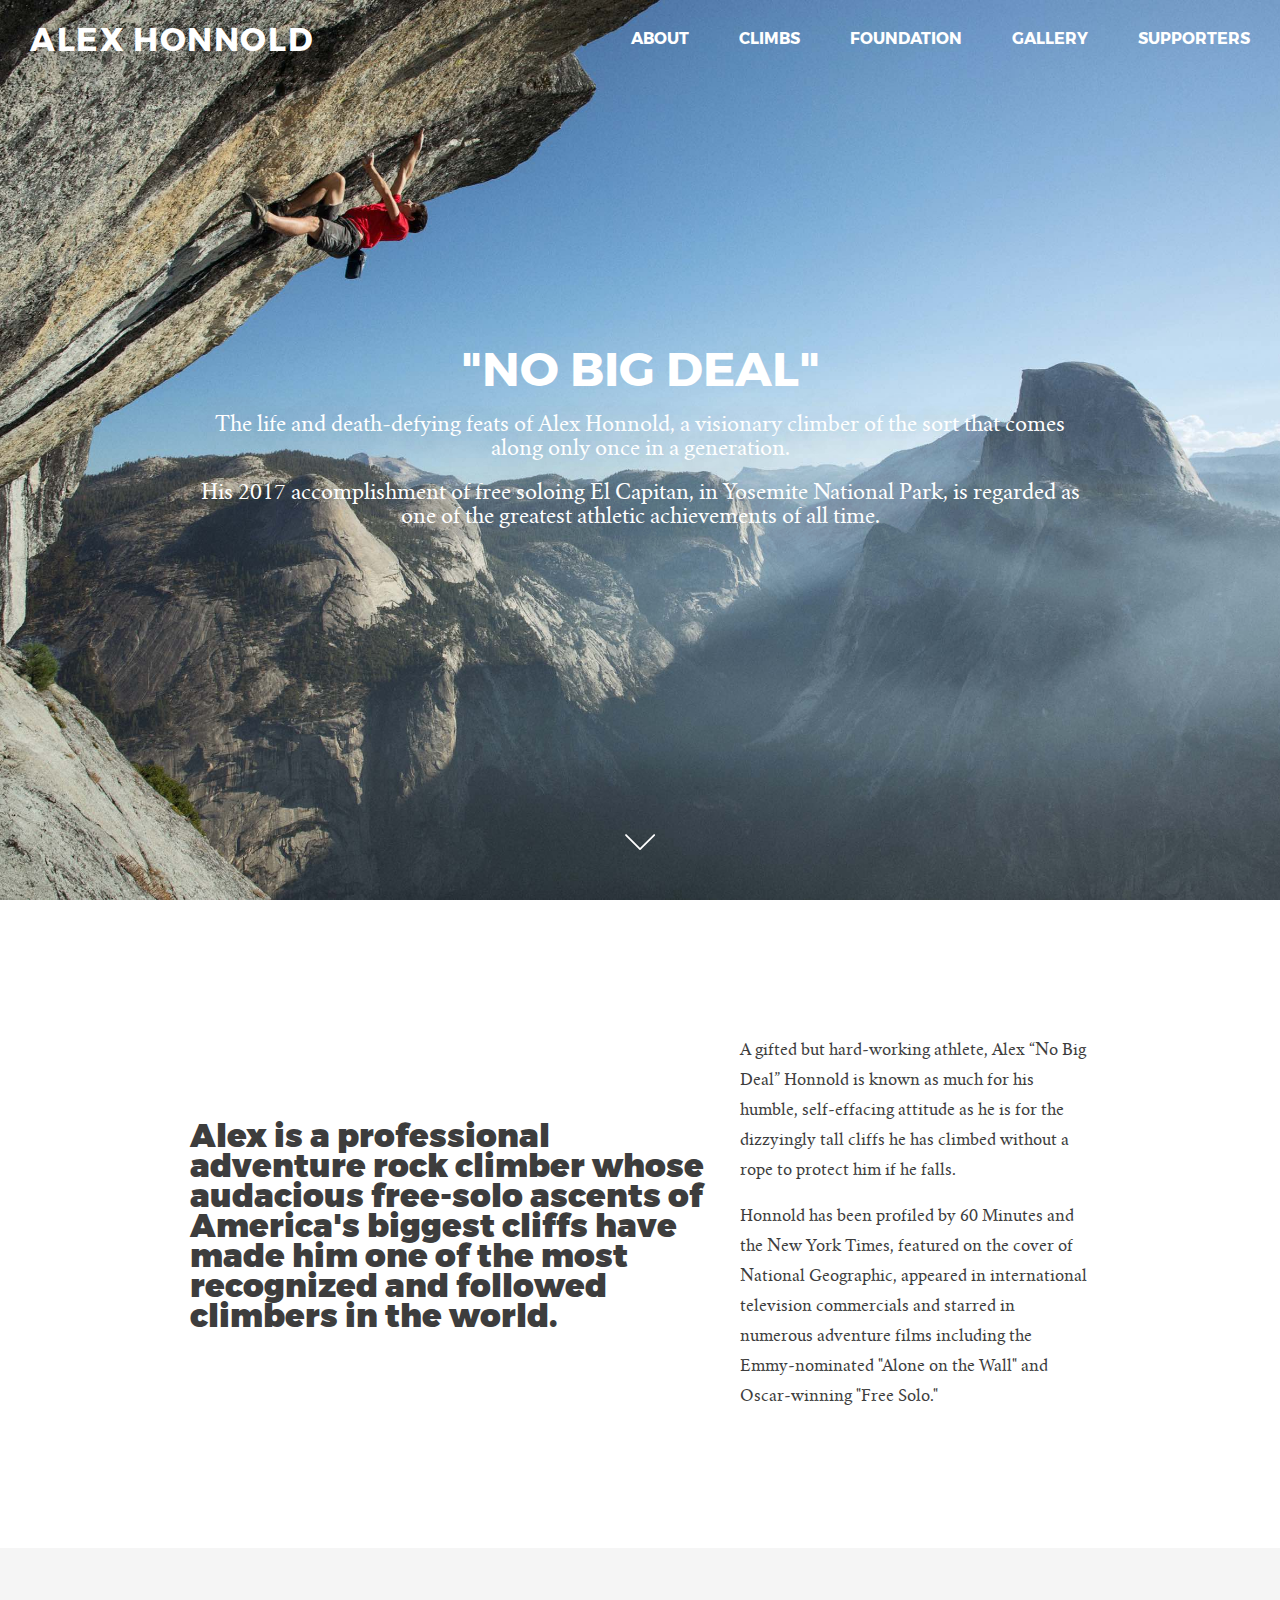
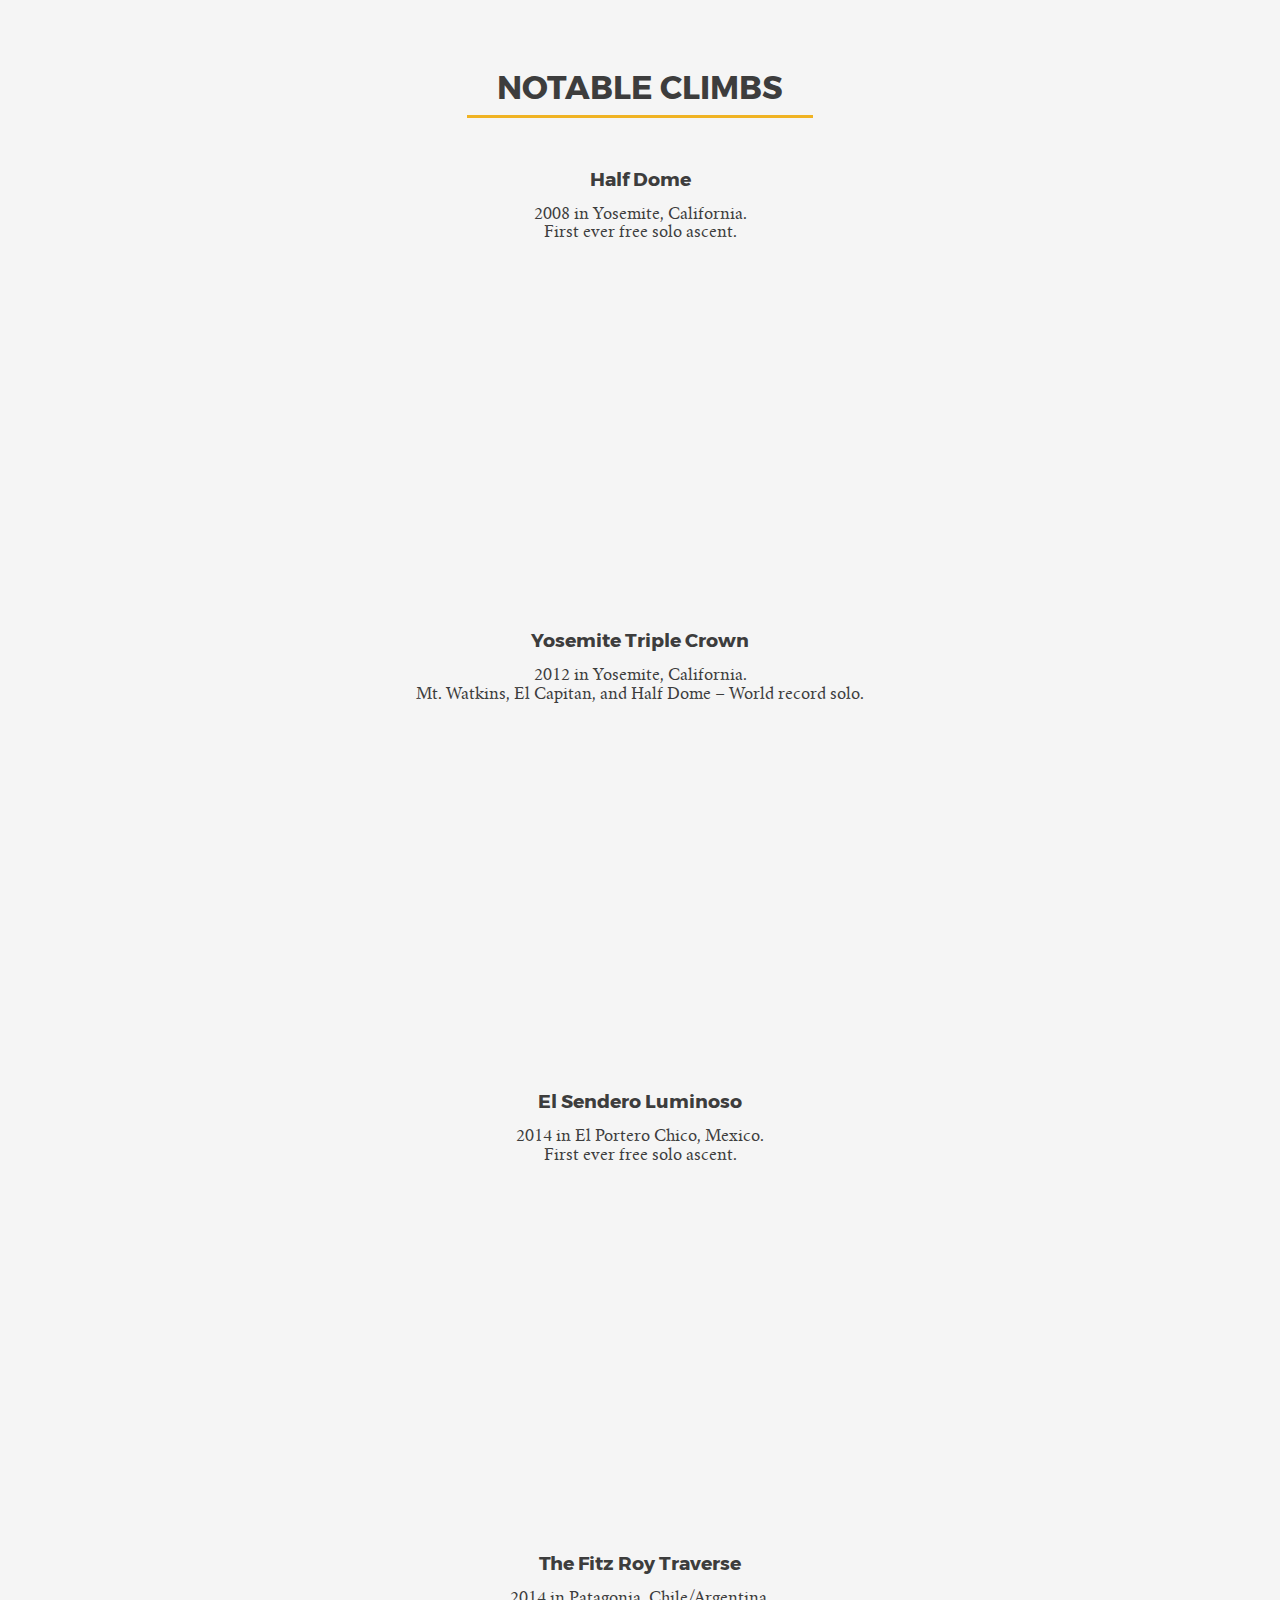
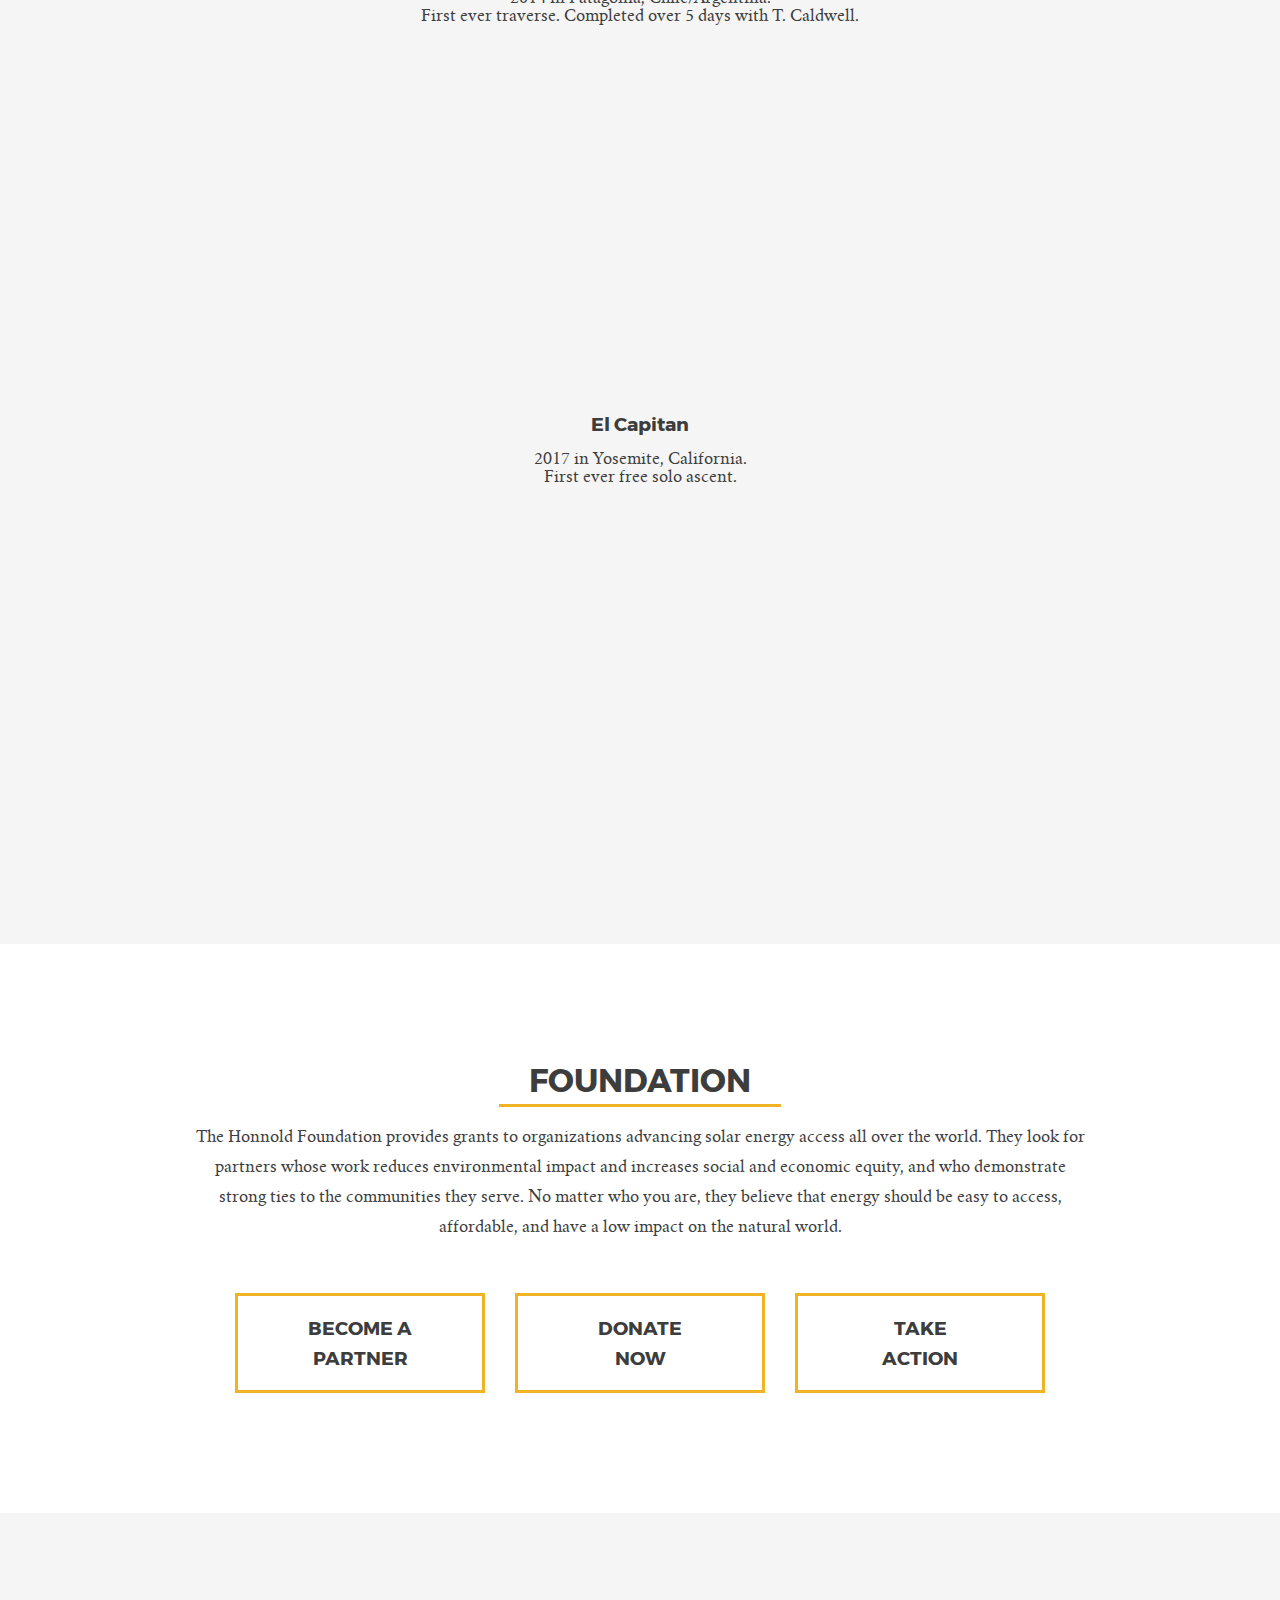
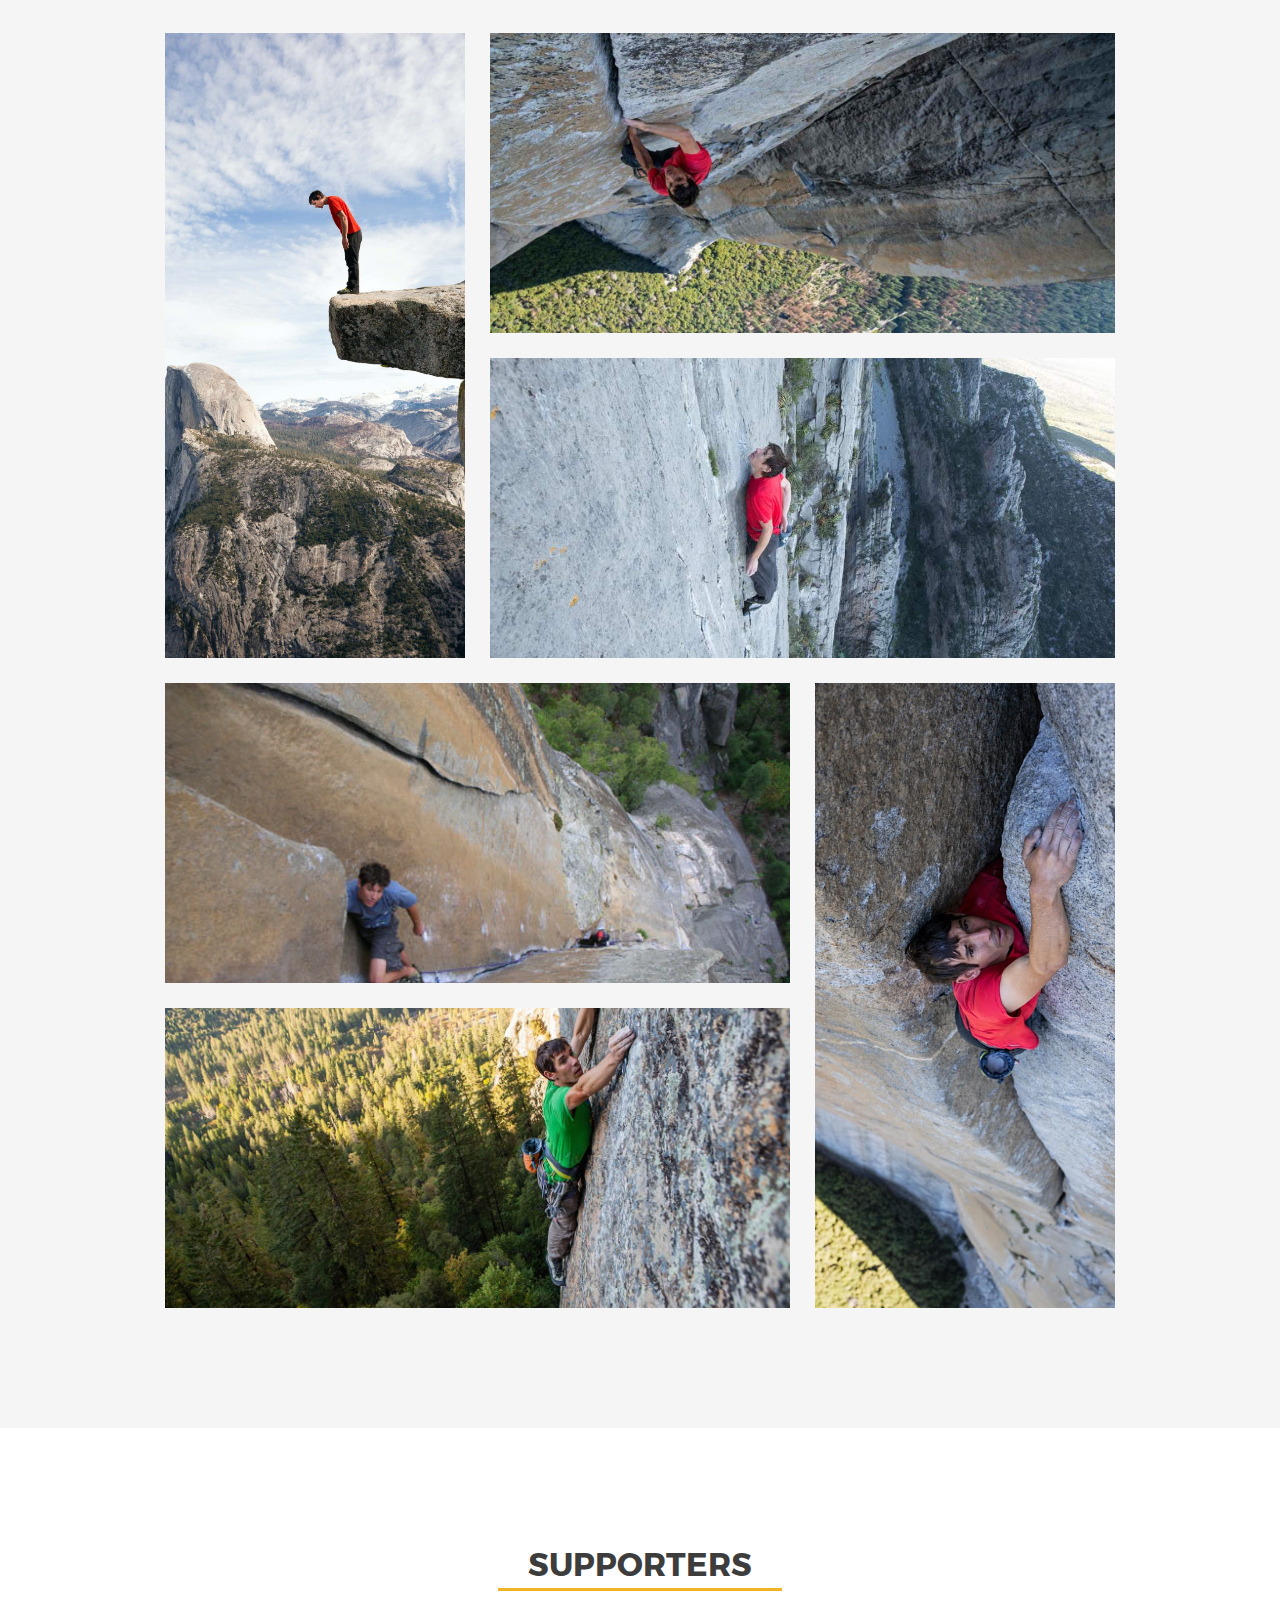
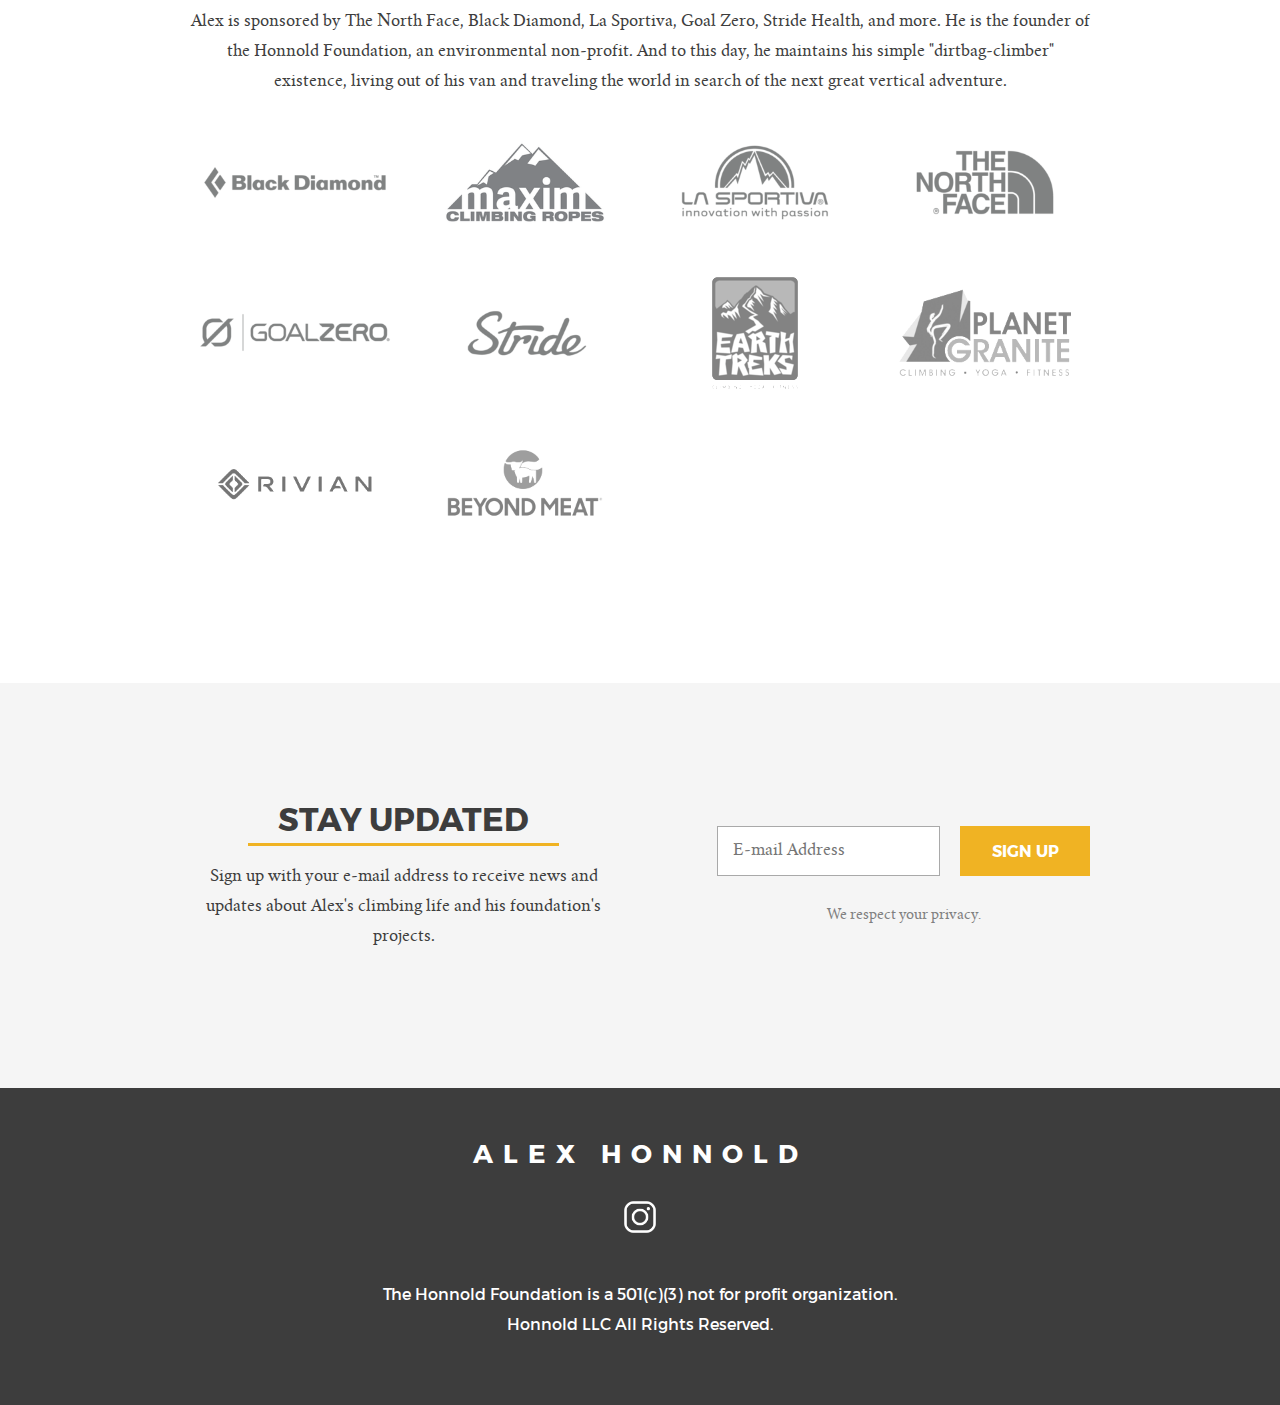
<file: projects/alex-honnold/index.html>
<!DOCTYPE html>
<html lang="en">
	<head>
		<title>Alex Honnold</title>
		<link rel="stylesheet" href="css/normalize.css">
		<link rel="stylesheet" href="css/style.css">
		<meta charset="UTF-8">
		<meta name="viewport" content="width=device-width">
	</head>

	<body>

<!-- HEADER -->
		<header>
			<nav>
				<h1><a href="index.html">ALEX HONNOLD</a></h1>
				<ul>
					<li><a href="#about">About</a></li>
					<li><a href="#climbs">Climbs</a></li>
					<li><a href="#foundation">Foundation</a></li>
					<li><a href="#gallery">Gallery</a></li>
					<li><a href="#supporters">Supporters</a></li>
				</ul>
			</nav>

			<div class="intro">
				<h2>"NO BIG DEAL"</h2>
				<p>The life and death-defying feats of Alex Honnold, a visionary climber of the sort that comes along only once in a generation.</p>
				<p>His 2017 accomplishment of free soloing El Capitan, in Yosemite National Park, is regarded as one of the greatest athletic achievements of all time.</p>
			</div>
			<img src="img/arrow.svg" alt="arrow-icon">
		</header>


<!-- MAIN -->
		<main>
			<section id="about">
				<div class="biotext">
					<p class="biotitle">Alex is a professional adventure rock climber whose audacious free-solo ascents of America's biggest cliffs have made him one of the most recognized and followed climbers in the world.</p>
					<div>
						<p>A gifted but hard-working athlete, Alex “No Big Deal” Honnold is known as much for his humble, self-effacing attitude as he is for the dizzyingly tall cliffs he has climbed without a rope to protect him if he falls.</p>
						<p>Honnold has been profiled by 60 Minutes and the New York Times, featured on the cover of National Geographic, appeared in international television commercials and starred in numerous adventure films including the Emmy-nominated "Alone on the Wall" and Oscar-winning "Free Solo."</p>
					</div>
				</div>
			</section>

			<section class="climbs" id="climbs">
				
				<h3>NOTABLE CLIMBS</h3>
				
				<div class="all-climbs">
					<div class="one-climb">
						<h4>Half Dome</h4>
						<p>2008 in Yosemite, California.<br>First ever free solo ascent.</p>
						<iframe width="560" height="315" src="https://www.youtube.com/embed/f-zueC_jFKY" allow="accelerometer; autoplay; clipboard-write; encrypted-media; gyroscope; picture-in-picture" allowfullscreen></iframe>
					</div>

					<div class="one-climb">
						<h4>Yosemite Triple Crown</h4>
						<p>2012 in Yosemite, California.<br>Mt. Watkins, El Capitan, and Half Dome – World record solo.</p>
						<iframe width="560" height="315" src="https://www.youtube.com/embed/G4pmDNTVPD8" allow="accelerometer; autoplay; clipboard-write; encrypted-media; gyroscope; picture-in-picture" allowfullscreen></iframe>
					</div>

					<div class="one-climb">
						<h4>El Sendero Luminoso</h4>
						<p>2014 in El Portero Chico, Mexico.<br>First ever free solo ascent.</p>
						<iframe width="560" height="315" src="https://www.youtube.com/embed/Phl82D57P58" allow="accelerometer; autoplay; clipboard-write; encrypted-media; gyroscope; picture-in-picture" allowfullscreen></iframe>
					</div>

					<div class="one-climb">
						<h4>The Fitz Roy Traverse</h4>
						<p>2014 in Patagonia, Chile/Argentina.<br>First ever traverse. Completed over 5 days with T. Caldwell.</p>
						<iframe width="560" height="315" src="https://www.youtube.com/embed/ZOScetWwEwc" allow="accelerometer; autoplay; clipboard-write; encrypted-media; gyroscope; picture-in-picture" allowfullscreen></iframe>
					</div>

					<div class="one-climb el-cap">
						<h4>El Capitan</h4>
						<p>2017 in Yosemite, California.<br>First ever free solo ascent.</p>
						<iframe width="560" height="315" src="https://www.youtube.com/embed/urRVZ4SW7WU" allow="accelerometer; autoplay; clipboard-write; encrypted-media; gyroscope; picture-in-picture" allowfullscreen></iframe>
					</div>

				</div>
			</section>

			<section class="foundation" id="foundation">
				<h3>FOUNDATION</h3>
				<p>The Honnold Foundation provides grants to organizations advancing solar energy access all over the world. They look for partners whose work reduces environmental impact and increases social and economic equity, and who demonstrate strong ties to the communities they serve. No matter who you are, they believe that energy should be easy to access, affordable, and have a low impact on the natural world.</p>
				<div class="foundation-buttons">
					<a href="#" class="foundation-btn">BECOME A<br>PARTNER</a>
					<a href="#" class="foundation-btn foundation-btn-mid">DONATE<br>NOW</a>
					<a href="#" class="foundation-btn">TAKE<br>ACTION</a>
				</div>
			</section>

			<section class="gallery" id="gallery">
				<div class="gallery-grid">
					<div class="img img-1"></div>
					<div class="img img-2"></div>
					<div class="img img-3"></div>
					<div class="img img-4"></div>
					<div class="img img-5"></div>
					<div class="img img-6"></div>
				</div>
			</section>

			<section class="supporters" id="supporters">
				<h3>SUPPORTERS</h3>
				<p>Alex is sponsored by The North Face, Black Diamond, La Sportiva, Goal Zero, Stride Health, and more. He is the founder of the Honnold Foundation, an environmental non-profit. And to this day, he maintains his simple "dirtbag-climber" existence, living out of his van and traveling the world in search of the next great vertical adventure.</p>
				<div class="supporter-all-boxes">
					<div><img src="img/sponsors/black-diamond.png" alt="Black Diamond Logo"></div>
					<div><img src="img/sponsors/maxim.png" alt="Maxim Logo"></div>
					<div><img src="img/sponsors/la-sportiva.png" alt="La Sportiva Logo"></div>
					<div><img src="img/sponsors/tnf.png" alt="The North Face Logo"></div>
					<div><img src="img/sponsors/goal-zero.png" alt="Goal Zero Logo"></div>
					<div><img src="img/sponsors/stride.png" alt="Stride Logo"></div>
					<div><img src="img/sponsors/earth-treks.png" alt="Earth Treks Logo"></div>
					<div><img src="img/sponsors/planet-granite.png" alt="Planet Granite Logo"></div>
					<div><img src="img/sponsors/rivian.png" alt="Rivian Logo"></div>
					<div><img src="img/sponsors/beyond-meat.png" alt="Beyond Meat Logo"></div>
				</div>
			</section>

			<section class="subscribe">
				<div class="subscribe-flex">
					<div class="subscribe-info">
						<h3>STAY UPDATED</h3>
						<p>Sign up with your e-mail address to receive news and updates about Alex's climbing life and his foundation's projects.</p>
					</div>

					<div>
						<form action="index.html" method="post">
							<input type="email" name="user_email" id="mail" placeholder="E-mail Address">
							<button type="submit">SIGN UP</button>
						</form>
						<p class="littletext">We respect your privacy.</p>
					</div>
				</div>
			</section>
		</main>


<!-- FOOTER -->
		<footer>
			<h5>ALEX HONNOLD</h5>
			<a href="https://www.instagram.com/alexhonnold/" target="_blank"><img src="img/ig-white.png" alt="Instagram Icon"></a>
			<p>The Honnold Foundation is a 501(c)(3) not for profit organization.<br>Honnold LLC All Rights Reserved.</p>
		</footer>
	</body>
</html>
</file>
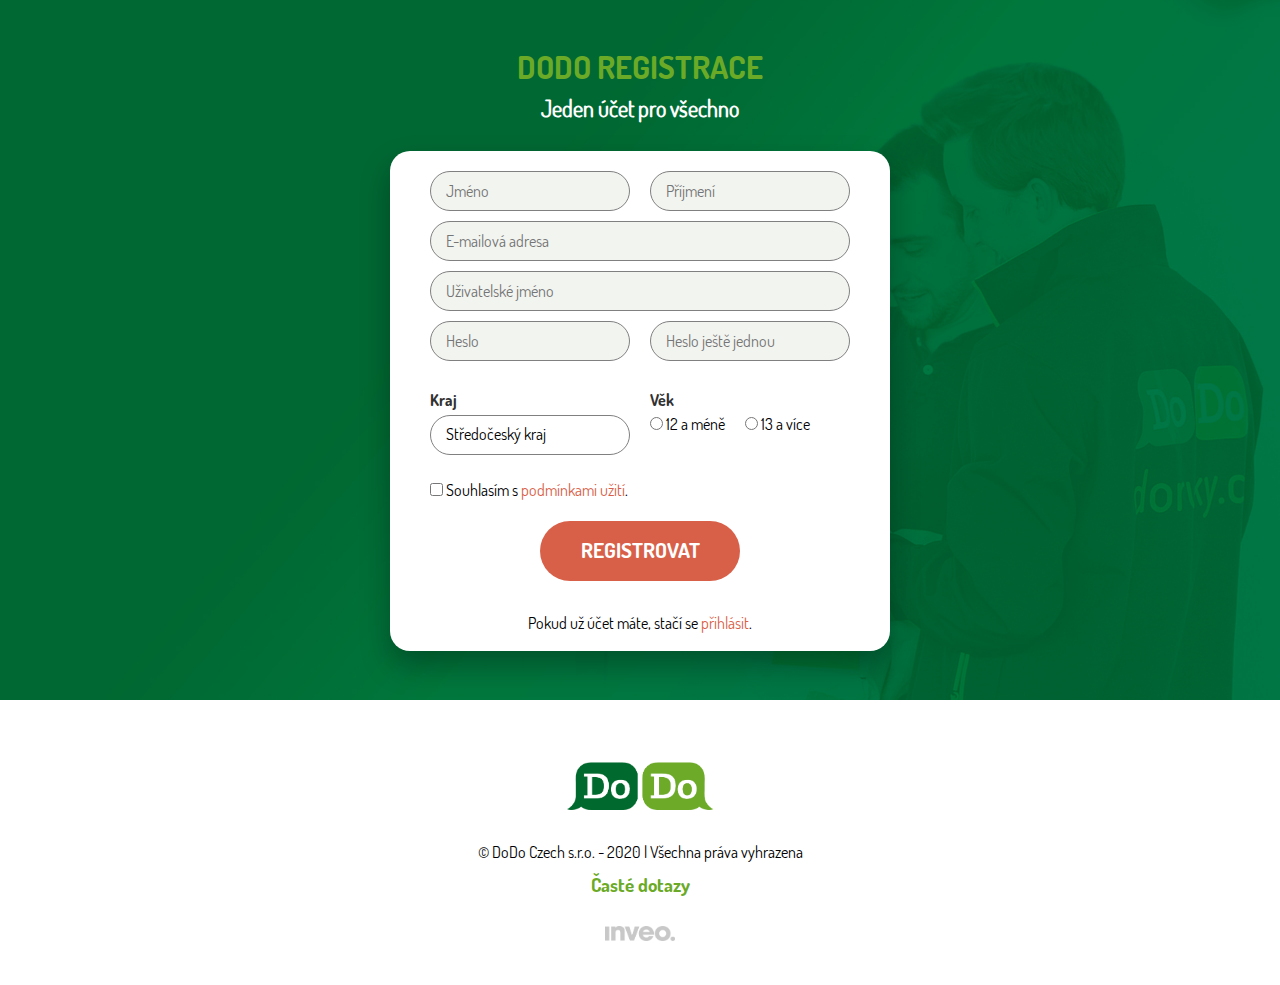
<file: projects/dodo-registrace/index.html>
<!DOCTYPE html>
<html lang="cs">
	<head>
		<title>Registrace &#8211; iDoDo</title>
		<link rel="stylesheet" href="css/normalize.css">
		<link rel="stylesheet" href="css/style.css">
		<meta charset="UTF-8">
		<meta name="viewport" content="width=device-width">
	</head>

	<body>

<!-- HEADER -->
		<header>
			
		</header>


<!-- MAIN -->
		<main>
			<h1>DODO REGISTRACE</h1>
			<h2>Jeden účet pro všechno</h2>

			<section class="signup">
					<form action="index.html" method="post">
						
						<input type="text" name="first-name" id="first-name" placeholder="Jméno">
						<input type="text" name="last-name" id="last-name" placeholder="Příjmení">
						<input type="email" name="user_email" id="mail" placeholder="E-mailová adresa">
						<input type="text" name="user_name" id="user_name" placeholder="Uživatelské jméno">
						<input type="password" name="user_password" id="user-password" placeholder="Heslo">
						<input type="password" name="user_password-again" id="user-password-again" placeholder="Heslo ještě jednou">
						
						<div>
							<label for="kraj">Kraj</label>
							<div class="dropdown">
								<select id="kraj" name="kraj">
									<optgroup label="Čechy">
										<option value="frontend_developer">Středočeský kraj</option>
										<option value="php_developer">Jihočeský kraj</option>
										<option value="rails_developer">Západočeský kraj</option>
										<option value="web_designer">Severočeský kraj</option>
										<option value="wordpress_developer">Východočeský kraj</option>
									</optgroup>

									<optgroup label="Morava">
										<option value="wordpress_developer">Jihomoravský kraj</option>
										<option value="wordpress_developer">Severomoravský kraj</option>
									</optgroup>
								</select>
							</div>
						</div>

						<div class="radio">
							<label class="age">Věk</label>
							<div class="radio-options">
									<div>
										<input type="radio" id="under_12" value="under_12" name="user_age">
										<label for="under_12">12 a méně</label>
									</div>

									<div>
										<input type="radio" id="over_13" value="over_13" name="user_age">
										<label for="over_13">13 a více</label>
									</div>
							</div>
						</div>

						<div class="checkbox">	
							<input type="checkbox" id="dev" value="interest_development" name="user_interest">
							<label class="light">Souhlasím s <a href="#">podmínkami užití</a>.</label>
						</div>
						
						<div class="button">
							<button type="submit">REGISTROVAT</button>
						</div>
						
						<p>Pokud už účet máte, stačí se <a href="#">přihlásit</a>.</p>
					</form>
			</section>
		</main>


<!-- FOOTER -->
		<footer>
			<a href="https://idodo.cz/" target="_blank"><img src="img/dodo-logo-green.png" alt="DoDo Logo Green"></a>
			<div class="footer-text">
				<p>&#169; DoDo Czech s.r.o. - 2020 &#124; Všechna práva vyhrazena</p>
				<a href="https://idodo.cz/faq/" target="_blank"><h3>Časté dotazy</h3></a>
			</div>
			<a href="https://www.inveo.cz/" target="_blank"><img src="img/inveo-logo.png" alt="Inveo Logo"></a>
		</footer>
	</body>
</html>
</file>
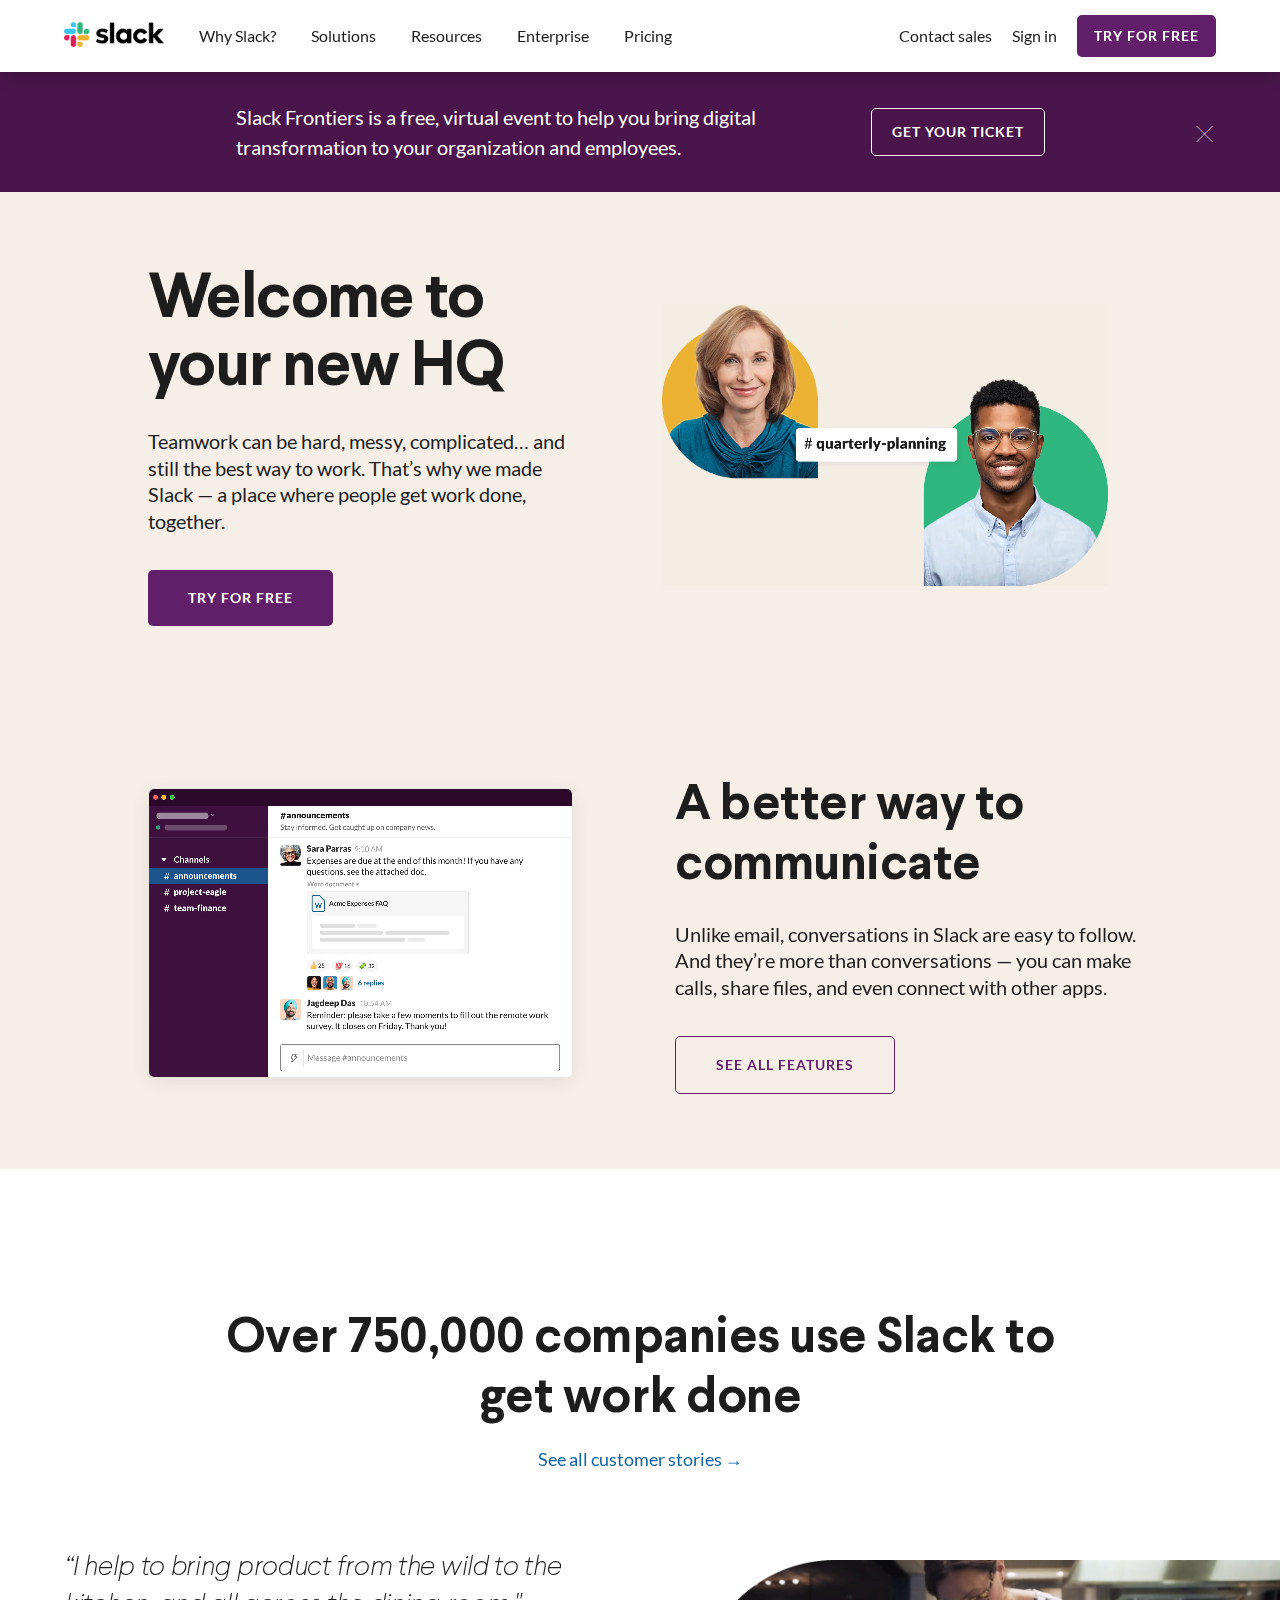
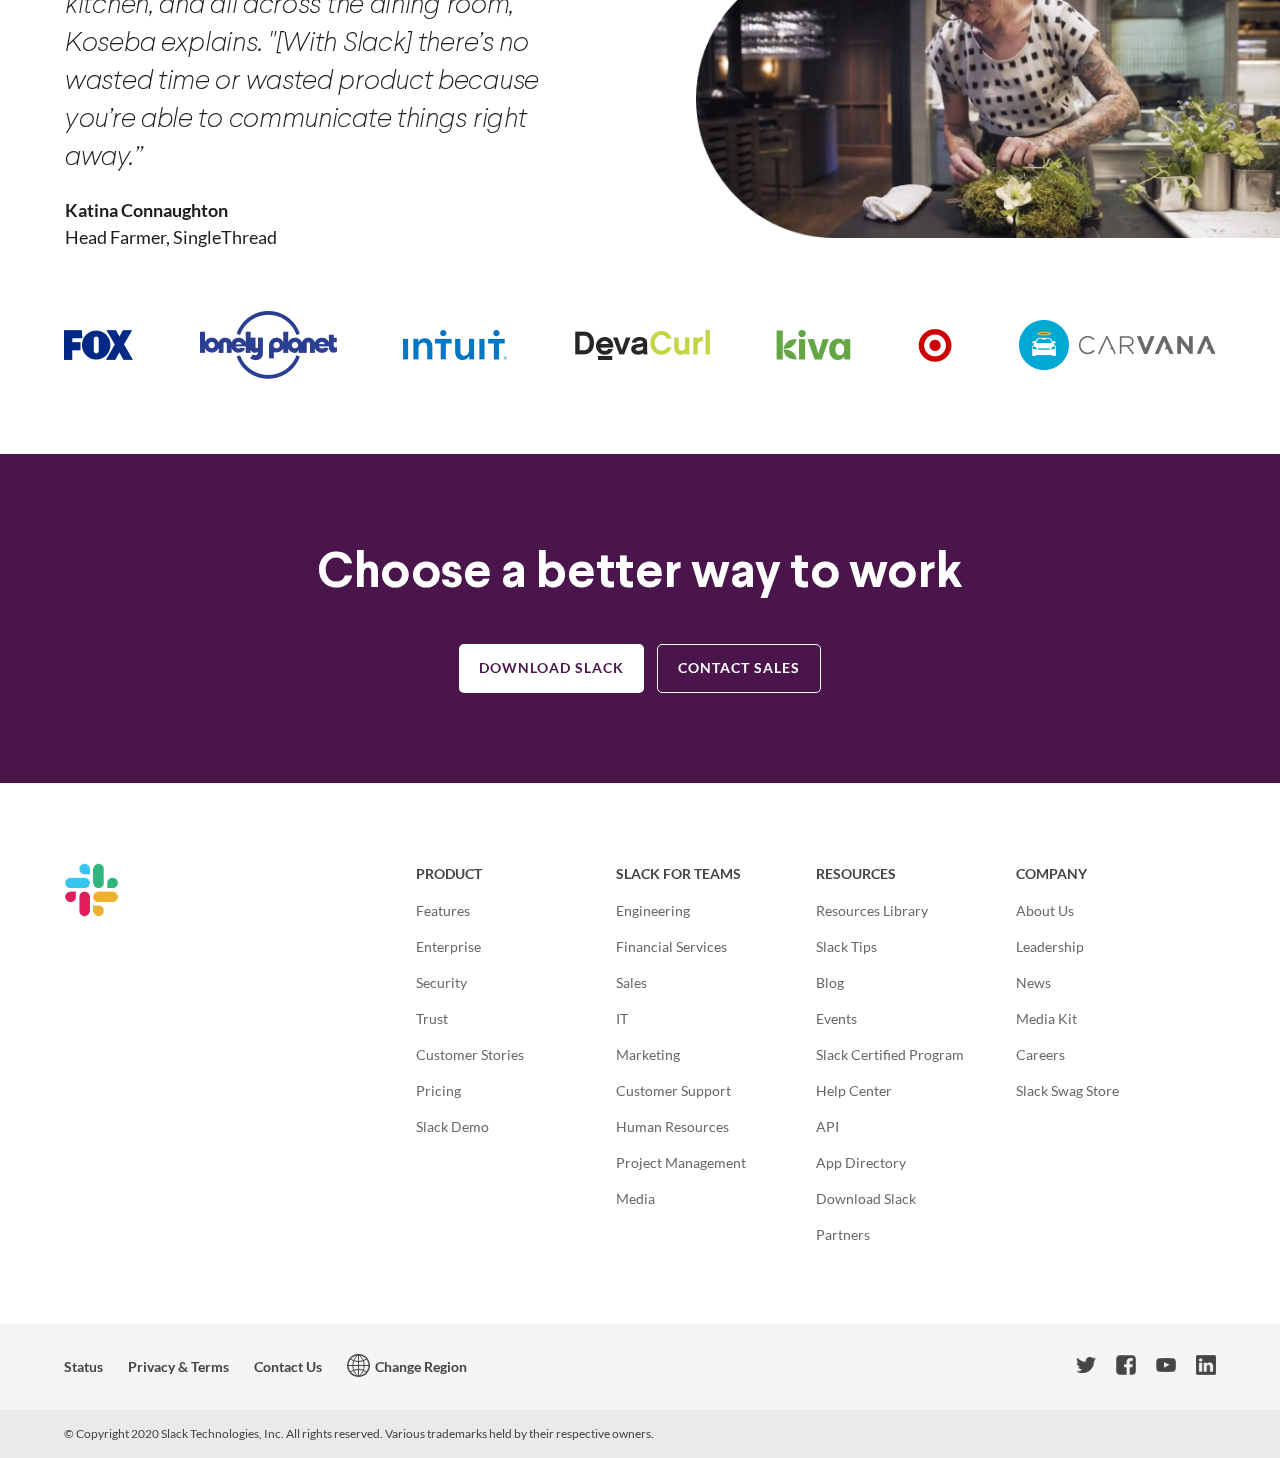
<file: projects/slack-clone/index.html>
<!DOCTYPE html>
<html lang="en">
	<head>
		<title>Welcome to your new HQ &#124; Slack</title>
		<link rel="stylesheet" href="css/normalize.css">
		<link rel="stylesheet" href="css/style.css">
		<meta charset="UTF-8">
		<meta name="viewport" content="width=device-width">
	</head>

	<body>

<!-- HEADER -->
		<header>
			<div class="nav-bg">
				<nav>
					<ul>
						<li><a href="index.html"><img src="img/slack-logotype-color.png" alt="Slack Logotype"></a></li>
						<li><a href="#">Why Slack?</a></li>
						<li><a href="#">Solutions</a></li>
						<li><a href="#">Resources</a></li>
						<li><a href="#">Enterprise</a></li>
						<li><a href="#">Pricing</a></li>
						<li><a href="#">Contact sales</a></li>
						<li><a href="#">Sign in</a></li>
						<li><button class="btn-primary">TRY FOR FREE</button></li>
					</ul>
				</nav>
			</div>
			<div class="secondary-header-bg">
				<div class="secondary-header">
					<p>Slack Frontiers is a free, virtual event to help you bring digital transformation to your organization and employees.</p>
					<div>
						<button class="btn-secondary">GET YOUR TICKET</button>
					</div>
					<div class="close-icon"><a href="#">&#215;</a></div>
				</div>
			</div>
		</header>


<!-- MAIN -->
		<main>

			<section class="welcome">
				<div class="welcome-1">
					<div class="welcome-1-left">
						<h1>Welcome to your new HQ</h1>
						<p>Teamwork can be hard, messy, complicated… and still the best way to work. That’s why we made Slack — a place where people get work done, together.</p>
						<button class="btn-primary-big">TRY FOR FREE</button>
					</div>

					<div class="welcome-1-right">
						<video autoplay loop playsinline muted>
					 		<source src="video/welcome.mp4" type="video/mp4">
						</video>
					</div>
				</div>

				<div class="welcome-2">
					<div class="welcome-2-left">
						<video autoplay loop playsinline muted>
					 		<source src="video/communication.mp4" type="video/mp4">
						</video>
					</div>

					<div class="welcome-2-right">
						<h2>A better way to communicate</h2>
						<p>Unlike email, conversations in Slack are easy to follow. And they’re more than conversations — you can make calls, share files, and even connect with other apps.</p>
						<button class="btn-tertiary">SEE ALL FEATURES</button>
					</div>
				</div>
			</section>

			<section class="feedback">
				<div class="feedback-title">
					<h2>Over 750,000 companies use Slack to get work done</h2>
					<a href="#">See all customer stories &#8594;</a>
				</div>

				<div class="customer-story">
					<div class="customer-quote">
						<q>I help to bring product from the wild to the kitchen, and all across the dining room," Koseba explains. "[With Slack] there’s no wasted time or wasted product because you’re able to communicate things right away.</q>
						<p><span>Katina Connaughton</span><br>Head Farmer, SingleThread</p>
					</div>
					<div class="customer-image">
						<img src="img/customer-story.png" alt="Slack Customer">
					</div>
				</div>

				<div class="references">
					<img src="img/references/fox.png" alt="Fox Logo">
					<img src="img/references/lonelyplanet.png" alt="Lonely Planet Logo">
					<img src="img/references/intuit.png" alt="Intuit">
					<img src="img/references/devacurl.png" alt="Devacurl Logo">
					<img src="img/references/kiva.png" alt="Kiva Logo">
					<img src="img/references/target.png" alt="Target Logo">
					<img src="img/references/carvana.png" alt="Carvana Logo">
				</div>
			</section>
			
			<section class="call-to-action">
				<h2>Choose a better way to work</h2>
				<div class="cta-buttons">
					<button class="btn-primary-big-white">DOWNLOAD SLACK</button>
					<button class="btn-secondary">CONTACT SALES</button>
				</div>
			</section>





		</main>
















<!-- FOOTER -->
		<footer>
			<div class="footer-primary">
				<img src="img/slack-logo-color.png" alt="slack logo">
				<div class="footer-primary-menu">
					<div class="menu-column">
						<p>PRODUCT</p>
						<ul>
							<li><a href="#">Features</a></li>
							<li><a href="#">Enterprise</a></li>
							<li><a href="#">Security</a></li>
							<li><a href="#">Trust</a></li>
							<li><a href="#">Customer Stories</a></li>
							<li><a href="#">Pricing</a></li>
							<li><a href="#">Slack Demo</a></li>
						</ul>
					</div>

					<div class="menu-column">
						<p>SLACK FOR TEAMS</p>
						<ul>
							<li><a href="#">Engineering</a></li>
							<li><a href="#">Financial Services</a></li>
							<li><a href="#">Sales</a></li>
							<li><a href="#">IT</a></li>
							<li><a href="#">Marketing</a></li>
							<li><a href="#">Customer Support</a></li>
							<li><a href="#">Human Resources</a></li>
							<li><a href="#">Project Management</a></li>
							<li><a href="#">Media</a></li>
						</ul>
					</div>

					<div class="menu-column">
						<p>RESOURCES</p>
						<ul>
							<li><a href="#">Resources Library</a></li>
							<li><a href="#">Slack Tips</a></li>
							<li><a href="#">Blog</a></li>
							<li><a href="#">Events</a></li>
							<li><a href="#">Slack Certified Program</a></li>
							<li><a href="#">Help Center</a></li>
							<li><a href="#">API</a></li>
							<li><a href="#">App Directory</a></li>
							<li><a href="#">Download Slack</a></li>
							<li><a href="#">Partners</a></li>
						</ul>
					</div>

					<div class="menu-column">
						<p>COMPANY</p>
						<ul>
							<li><a href="#">About Us</a></li>
							<li><a href="#">Leadership</a></li>
							<li><a href="#">News</a></li>
							<li><a href="#">Media Kit</a></li>
							<li><a href="#">Careers</a></li>
							<li><a href="#">Slack Swag Store</a></li>
						</ul>
					</div>
				</div>
			</div>		

			<div class="footer-secondary-bg">
				<div class="footer-secondary">
					<div class="secondary-footer-nav">
						<ul>
							<li><a href="#">Status</a></li>
							<li><a href="#">Privacy & Terms</a></li>
							<li><a href="#">Contact Us</a></li>
							<li><a href="#"><img src="img/globe.svg" alt="globe icon"></a></li>
							<li><a href="#">Change Region</a></li>
						</ul>
					</div>

					<div class="socials">
						<div class="social-icon">
							<a href="#"><img src="img/socials/twitter.png" alt="twitter icon" title="Twitter"></a>
						</div>

						<div class="social-icon">
							<a href="#"><img src="img/socials/facebook.png" alt="facebook icon" title="Facebook"></a>
						</div>

						<div class="social-icon">
							<a href="#"><img src="img/socials/youtube.png" alt="youtube icon" title="Youtube"></a>
						</div>

						<div class="social-icon">
							<a href="#"><img src="img/socials/linkedin.png" alt="linkedin icon" title="LinkedIn"></a>
						</div>																		
					</div>
				</div>
			</div>

			<div class="footer-tertiary-bg">
				<div class="footer-tertiary">
					<p>&copy; Copyright 2020 Slack Technologies, Inc. All rights reserved. Various trademarks held by their respective owners.</p>
				</div>
			</div>
		</footer>
	</body>
</html>
</file>
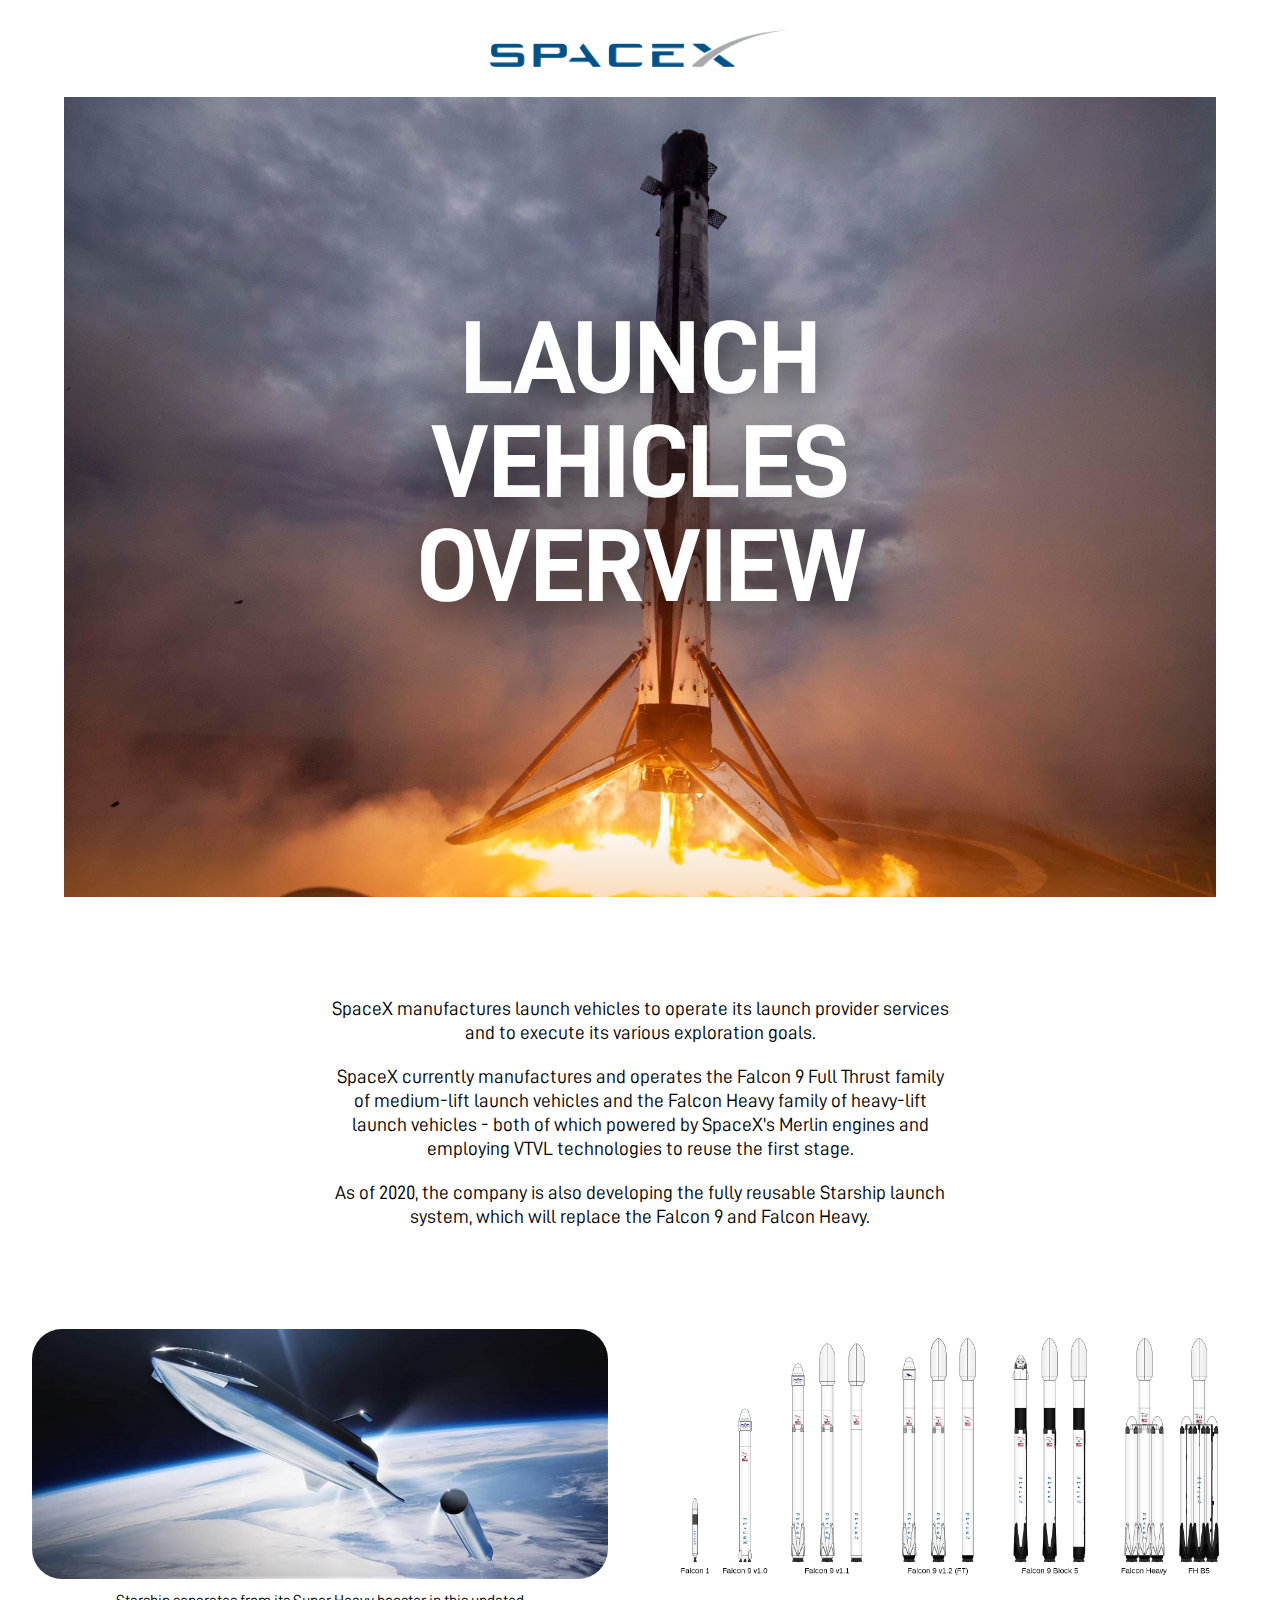
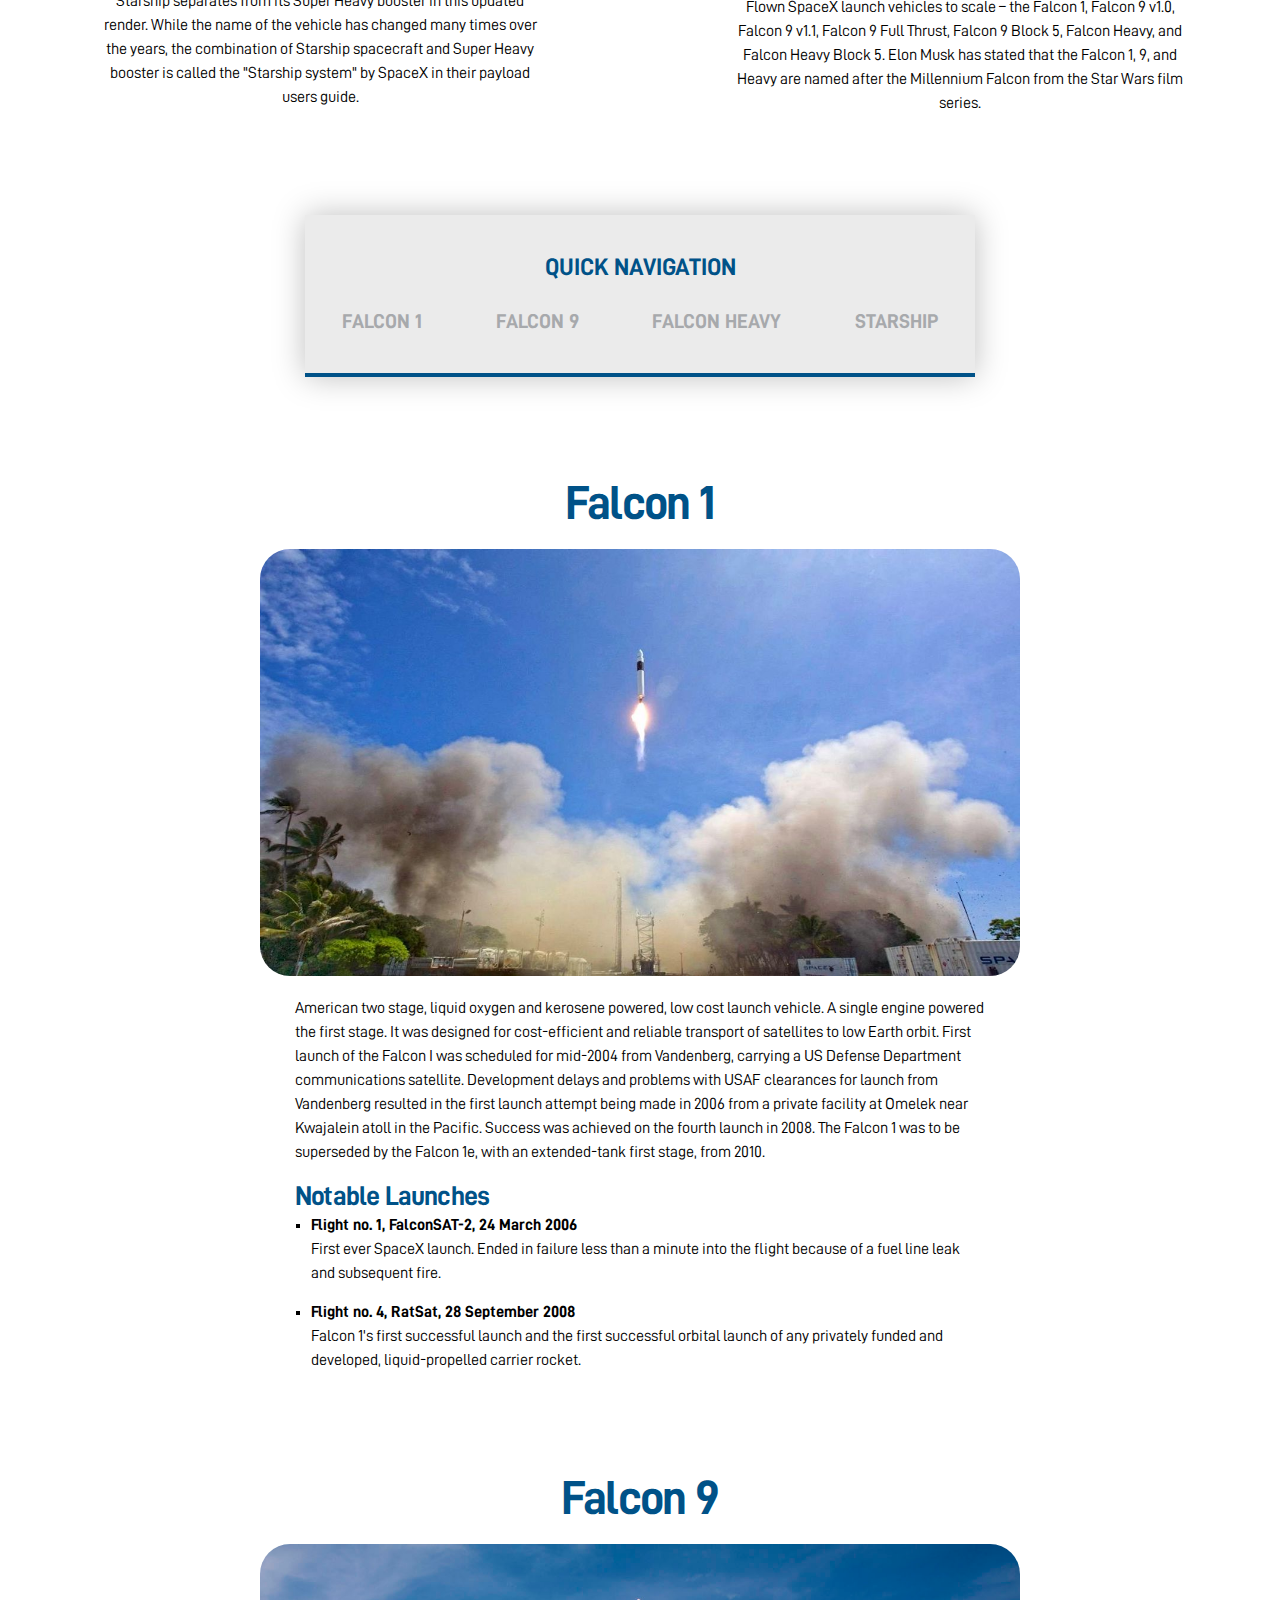
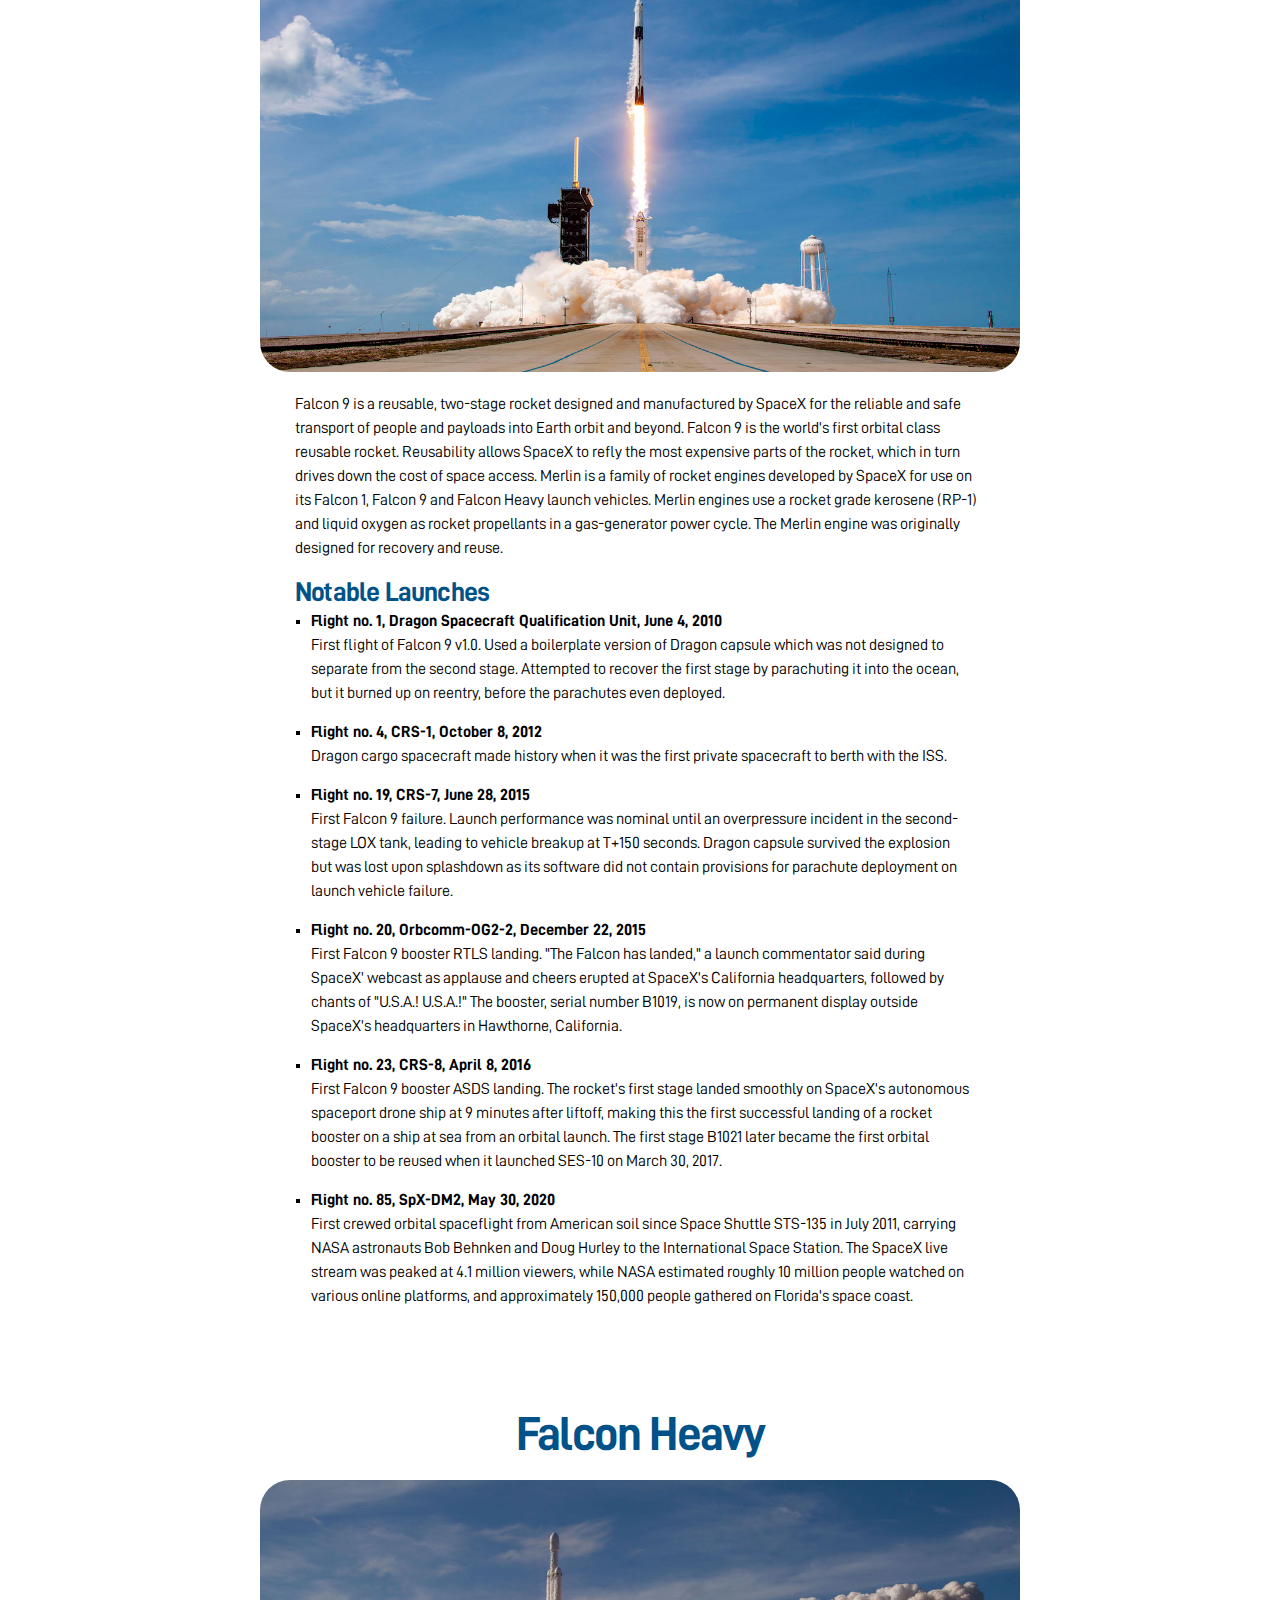
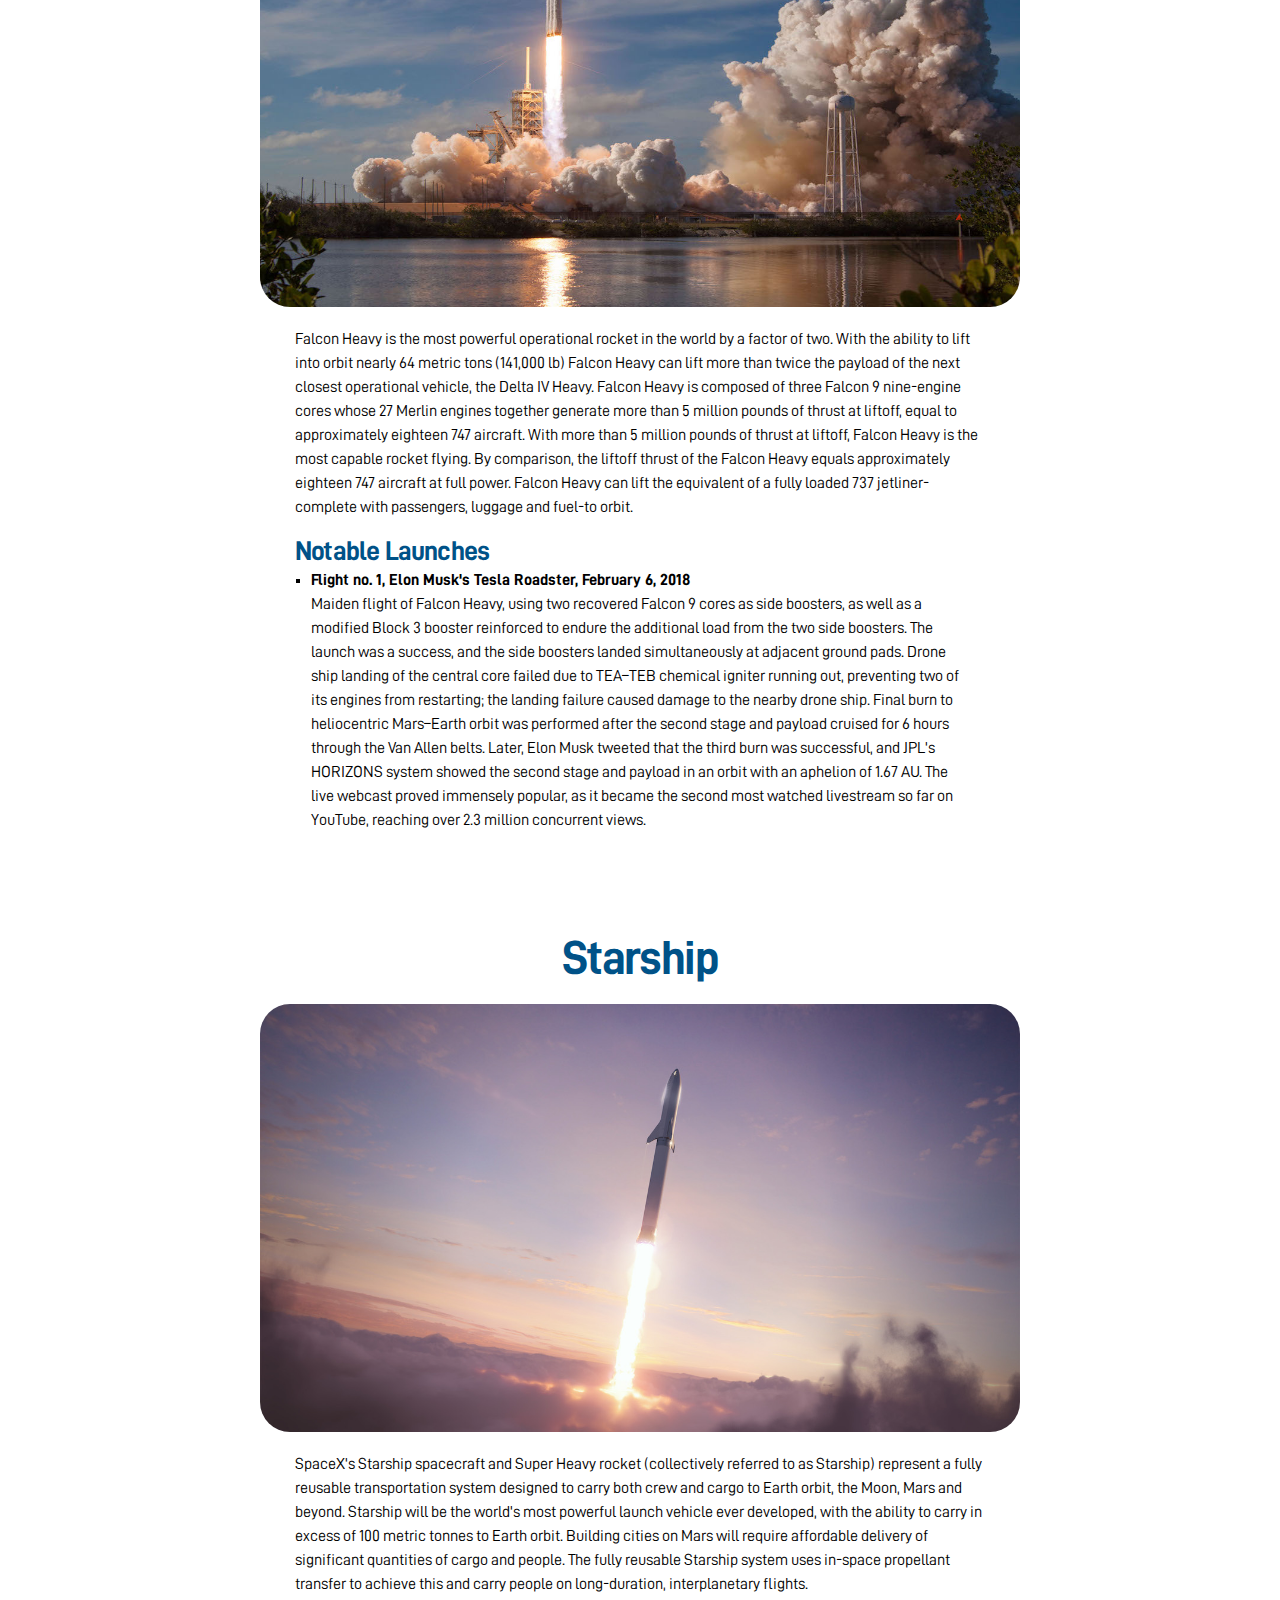
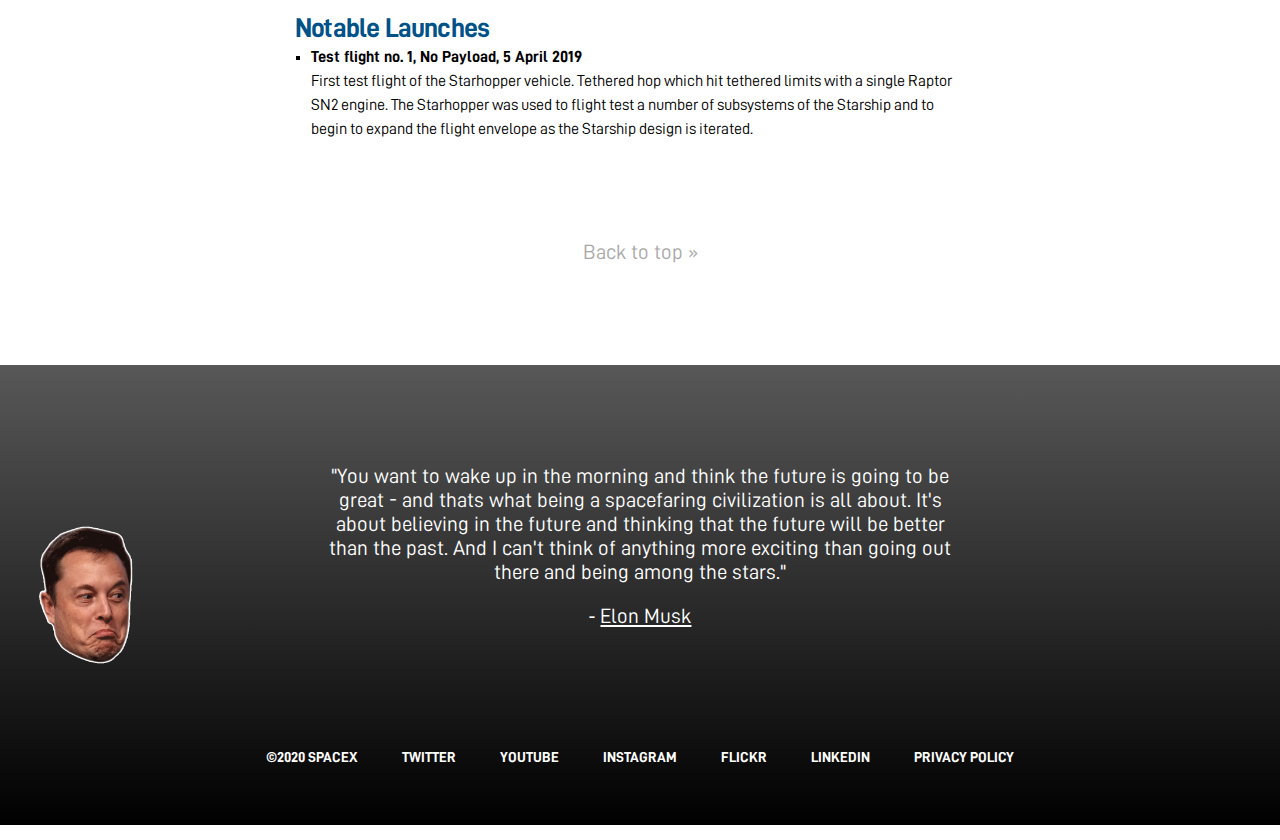
<file: projects/spacex-vehicles/index.html>
<!DOCTYPE html>
<html lang="en">
	<head>
		<title>Launch Vehicles Overview</title>
		<link rel="stylesheet" href="css/normalize.css">
		<link rel="stylesheet" href="css/style.css">
		<meta charset="UTF-8">
		<meta name="viewport" content="width=device-width">
	</head>

	<body>



<!-- HEADER -->
		<header id="top">
			<a href="index.html"><img class="spacex-logo" src="images/spacex-logo.png" alt="SpaceX Logo"></a>
			
			<div class="header-bg">
				<h1>Launch<br>Vehicles<br>Overview</h1>
			</div>

			<div class="introtext">
				<p>SpaceX manufactures launch vehicles to operate its launch provider services and to execute its various exploration goals.</p>
				<p>SpaceX currently manufactures and operates the Falcon 9 Full Thrust family of medium-lift launch vehicles and the Falcon Heavy family of heavy-lift launch vehicles - both of which powered by SpaceX's Merlin engines and employing VTVL technologies to reuse the first stage.</p>
				<p>As of 2020, the company is also developing the fully reusable Starship launch system, which will replace the Falcon 9 and Falcon Heavy.</p>
			</div>
			
			<div class="columns">
				<figure class="column-left">
						<img class="column-img" src="images/starship-orbit.jpg" alt="SpaceX Starship" title="SpaceX Starship">
						<figcaption class="column-description">
								Starship separates from its Super Heavy booster in this updated render. While the name of the vehicle has changed many times over the years, the combination of Starship spacecraft and Super Heavy booster is called the "Starship system" by SpaceX in their payload users guide.
						</figcaption>
				</figure>

				<figure class="column-right">
						<img class="column-img" src="images/rockets.png" alt="SpaceX Rockets" title="SpaceX Rockets Diagram">
						<figcaption class="column-description">
								Flown SpaceX launch vehicles to scale – the Falcon 1, Falcon 9 v1.0, Falcon 9 v1.1, Falcon 9 Full Thrust, Falcon 9 Block 5, Falcon Heavy, and Falcon Heavy Block 5. Elon Musk has stated that the Falcon 1, 9, and Heavy are named after the Millennium Falcon from the Star Wars film series.
						</figcaption>
				</figure>
			</div>
			
			<div class="navigation-block">
				<p class="navigation-title">Quick Navigation</p>
				<nav>
					<ul>
						<li><a href="#falcon1">Falcon 1</a></li>
						<li><a href="#falcon9">Falcon 9</a></li>
						<li><a href="#falconheavy">Falcon&nbsp;Heavy</a></li>
						<li><a href="#starship">Starship</a></li>
					</ul>
				</nav>
			</div>
		</header>


		
<!-- MAIN -->
		<main>
			<section id="falcon1" class="rocket-block">
				<h2>Falcon 1</h2>
				<img class="rocket-block-img" src="images/falcon1.jpg" alt="Falcon 1 Rocket" title="Falcon 1 in flight">

				<div class="rocket-block-detail">
					<p class="rocket-block-p">American two stage, liquid oxygen and kerosene powered, low cost launch vehicle. A single engine powered the first stage. It was designed for cost-efficient and reliable transport of satellites to low Earth orbit. First launch of the Falcon I was scheduled for mid-2004 from Vandenberg, carrying a US Defense Department communications satellite. Development delays and problems with USAF clearances for launch from Vandenberg resulted in the first launch attempt being made in 2006 from a private facility at Omelek near Kwajalein atoll in the Pacific. Success was achieved on the fourth launch in 2008. The Falcon 1 was to be superseded by the Falcon 1e, with an extended-tank first stage, from 2010.</p>
					<h3>Notable Launches</h3>
					<ul>
						<li><p class="flight-title">Flight no. 1, FalconSAT-2, 24 March 2006</p>
						First ever SpaceX launch. Ended in failure less than a minute into the flight because of a fuel line leak and subsequent fire.
						</li>
						<li><p class="flight-title">Flight no. 4, RatSat, 28 September 2008</p>
						Falcon 1's first successful launch and the first successful orbital launch of any privately funded and developed, liquid-propelled carrier rocket.
						</li>
					</ul>
				</div>
			</section>

			<section id="falcon9" class="rocket-block">
				<h2>Falcon 9</h2>
				<img class="rocket-block-img" src="images/falcon9.jpg" alt="Falcon 9 Rocket" title="Falcon 9 in flight">
				
				<div class="rocket-block-detail">
					<p class="rocket-block-p">Falcon 9 is a reusable, two-stage rocket designed and manufactured by SpaceX for the reliable and safe transport of people and payloads into Earth orbit and beyond. Falcon 9 is the world's first orbital class reusable rocket. Reusability allows SpaceX to refly the most expensive parts of the rocket, which in turn drives down the cost of space access. Merlin is a family of rocket engines developed by SpaceX for use on its Falcon 1, Falcon 9 and Falcon Heavy launch vehicles. Merlin engines use a rocket grade kerosene (RP-1) and liquid oxygen as rocket propellants in a gas-generator power cycle. The Merlin engine was originally designed for recovery and reuse.</p>
					<h3>Notable Launches</h3>
					<ul>
						<li><p class="flight-title">Flight no. 1, Dragon Spacecraft Qualification Unit, June 4, 2010</p>
						First flight of Falcon 9 v1.0. Used a boilerplate version of Dragon capsule which was not designed to separate from the second stage. Attempted to recover the first stage by parachuting it into the ocean, but it burned up on reentry, before the parachutes even deployed.
						</li>
						<li><p class="flight-title">Flight no. 4, CRS-1, October 8, 2012</p>
						Dragon cargo spacecraft made history when it was the first private spacecraft to berth with the ISS.
						</li>
						<li><p class="flight-title">Flight no. 19, CRS-7, June 28, 2015</p>
						First Falcon 9 failure. Launch performance was nominal until an overpressure incident in the second-stage LOX tank, leading to vehicle breakup at T+150 seconds. Dragon capsule survived the explosion but was lost upon splashdown as its software did not contain provisions for parachute deployment on launch vehicle failure.
						</li>
						<li><p class="flight-title">Flight no. 20, Orbcomm-OG2-2, December 22, 2015</p>
						First Falcon 9 booster RTLS landing. "The Falcon has landed," a launch commentator said during SpaceX' webcast as applause and cheers erupted at SpaceX's California headquarters, followed by chants of "U.S.A.! U.S.A.!" The booster, serial number B1019, is now on permanent display outside SpaceX's headquarters in Hawthorne, California.
						</li>
						<li><p class="flight-title">Flight no. 23, CRS-8, April 8, 2016</p>
						First Falcon 9 booster ASDS landing. The rocket's first stage landed smoothly on SpaceX's autonomous spaceport drone ship at 9 minutes after liftoff, making this the first successful landing of a rocket booster on a ship at sea from an orbital launch. The first stage B1021 later became the first orbital booster to be reused when it launched SES-10 on March 30, 2017.
						</li>
						<li><p class="flight-title">Flight no. 85, SpX-DM2, May 30, 2020</p>
						First crewed orbital spaceflight from American soil since Space Shuttle STS-135 in July 2011, carrying NASA astronauts Bob Behnken and Doug Hurley to the International Space Station. The SpaceX live stream was peaked at 4.1 million viewers, while NASA estimated roughly 10 million people watched on various online platforms, and approximately 150,000 people gathered on Florida's space coast.
						</li>
					</ul>
				</div>
			</section>
					
			<section id="falconheavy" class="rocket-block">
				<h2>Falcon Heavy</h2>
				<img class="rocket-block-img" src="images/falconheavy.jpg" alt="Falcon Heavy Rocket" title="Falcon Heavy in flight">
				
				<div class="rocket-block-detail">
					<p class="rocket-block-p">Falcon Heavy is the most powerful operational rocket in the world by a factor of two. With the ability to lift into orbit nearly 64 metric tons (141,000 lb) Falcon Heavy can lift more than twice the payload of the next closest operational vehicle, the Delta IV Heavy. Falcon Heavy is composed of three Falcon 9 nine-engine cores whose 27 Merlin engines together generate more than 5 million pounds of thrust at liftoff, equal to approximately eighteen 747 aircraft. With more than 5 million pounds of thrust at liftoff, Falcon Heavy is the most capable rocket flying. By comparison, the liftoff thrust of the Falcon Heavy equals approximately eighteen 747 aircraft at full power. Falcon Heavy can lift the equivalent of a fully loaded 737 jetliner-complete with passengers, luggage and fuel-to orbit.</p>
					<h3>Notable Launches</h3>
					<ul>
						<li><p class="flight-title">Flight no. 1, Elon Musk's Tesla Roadster, February 6, 2018</p>
							Maiden flight of Falcon Heavy, using two recovered Falcon 9 cores as side boosters, as well as a modified Block 3 booster reinforced to endure the additional load from the two side boosters. The launch was a success, and the side boosters landed simultaneously at adjacent ground pads. Drone ship landing of the central core failed due to TEA–TEB chemical igniter running out, preventing two of its engines from restarting; the landing failure caused damage to the nearby drone ship. Final burn to heliocentric Mars–Earth orbit was performed after the second stage and payload cruised for 6 hours through the Van Allen belts. Later, Elon Musk tweeted that the third burn was successful, and JPL's HORIZONS system showed the second stage and payload in an orbit with an aphelion of 1.67 AU. The live webcast proved immensely popular, as it became the second most watched livestream so far on YouTube, reaching over 2.3 million concurrent views.
						</li>
					</ul>
				</div>
			</section>

			<section id="starship" class="rocket-block">
				<h2>Starship</h2>
				<img class="rocket-block-img" src="images/starship.jpg" alt="Starship Vehicle" title="Starship in flight">
				
				<div class="rocket-block-detail">
					<p class="rocket-block-p">SpaceX's Starship spacecraft and Super Heavy rocket (collectively referred to as Starship) represent a fully reusable transportation system designed to carry both crew and cargo to Earth orbit, the Moon, Mars and beyond. Starship will be the world's most powerful launch vehicle ever developed, with the ability to carry in excess of 100 metric tonnes to Earth orbit. Building cities on Mars will require affordable delivery of significant quantities of cargo and people. The fully reusable Starship system uses in-space propellant transfer to achieve this and carry people on long-duration, interplanetary flights.</p>
					<h3>Notable Launches</h3>
					<ul>
						<li><p class="flight-title">Test flight no. 1, No Payload, 5 April 2019</p>
							First test flight of the Starhopper vehicle. Tethered hop which hit tethered limits with a single Raptor SN2 engine. The Starhopper was used to flight test a number of subsystems of the Starship and to begin to expand the flight envelope as the Starship design is iterated. 
						</li>
					</ul>
				</div>
			</section>

			<a class= "to-top" href=#top>Back to top &#187;</a>
		</main>



<!-- FOOTER -->
		<footer>
			<blockquote class="footer-quote">"You want to wake up in the morning and think the future is going to be great - and thats what being a spacefaring civilization is all about. It's about believing in the future and thinking that the future will be better than the past. And I can't think of anything more exciting than going out there and being among the stars."<cite>&#8208; <a href="https://www.youtube.com/watch?v=WG9EgxGsJuQ" target="_blank">Elon Musk</a></cite>
			</blockquote>
			<nav>
				<ul>
					<li><span>&copy;2020 SpaceX</span></li>
					<li><a href="https://twitter.com/spacex" target="_blank">Twitter</a></li>
					<li><a href="https://www.youtube.com/spacex" target="_blank">YouTube</a></li>
					<li><a href="https://www.instagram.com/spacex/" target="_blank">Instagram</a></li>
					<li><a href="https://www.flickr.com/photos/spacex" target="_blank">Flickr</a></li>
					<li><a href="https://www.linkedin.com/checkpoint/challengesV2/AQE42AuJNOHsOwAAAXN3Me-sMy_Nne-N23dese1uNrBiHxzRcYNQRPi8Nz24xT4YpEOr3GaP39VfwMYnKQm0ZZDU5a5yzik2sw" target="_blank">LinkedIn</a></li>
					<li><a href="https://www.spacex.com/media/privacy_policy_spacex.pdf" target="_blank">Privacy&nbsp;Policy</a></li>
				</ul>
			</nav>
		</footer>
	</body>
</html>
</file>
<file: projects/alex-honnold/css/style.css>
/* ================================= 
                GLOBAL
==================================== */

* {
    box-sizing: border-box;
}

body {
	font-family: "Crimson", serif;
    color: #3d3d3d;
}

a {
    text-decoration: none;
}

ul {
     padding: 0;
}

li {
    list-style-type: none;
}

h1,
h2,
h3,
h4,
h5,
button,
header li,
.foundation-buttons a {
    font-family: "Mont Bold", sans-serif;
}

.biotext,
.foundation,
.supporters,
.subscribe-flex {
    max-width: 1000px;
    padding: 120px 50px;
}

/*––––––––––––––––––––HEADER––––––––––––––––––––*/

header {
    background: black url('../img/cover.jpg') no-repeat center / cover;
    height: 900px;
    color: white;
    display: flex;
    flex-direction: column;
    justify-content: space-between;
    padding: 20px 30px 50px;
}

header nav {
    display: flex;
    align-items: center;
}

header ul {
    display: flex;
    margin: 0;
}

h1 {
    margin: 0;
    letter-spacing: .1rem;
    margin-right: auto;
    text-shadow: 5px 8px 50px black;
}

header a {
    color: white;
}

header li {
    text-transform: uppercase;
    padding: 0 0 0 50px;
}

header li a:hover {
    color: rgba(230,230,230,.8);
}

.intro {
    text-align: center;
    margin: auto;
    width: 900px;
    max-width: 80%;
}

h2 {
    font-size: 3rem;
    margin: 0;
}

.intro p {
    font-size: 1.3rem;
    text-shadow: 5px 5px 50px grey;
}

header img {
    width: 30px;
    margin: 0 auto;
}






/*––––––––––––––––––––MAIN - *section*––––––––––––––––––––*/
.biotext {
    line-height: 30px;
    margin: 0 auto;
    display: flex;
    align-items: center;

}

.biotitle {
    font-family: "Mont Black", sans-serif;
    font-size: 2rem;
    padding-right: 30px;
}

h3 {
    margin: 0;
    font-size: 2rem;
    padding: 0 30px 10px;
    border-bottom: 3px solid #f0b323;
    display: inline-block;
}

.climbs {
    background-color: #f5f5f5;
    padding: 120px 0;
    text-align: center;
}

.all-climbs {
    display: grid;
    grid-template-columns: 800px 800px;
    justify-content: center;
}

.one-climb {
    padding-top: 50px;
}

.el-cap {
    grid-column-start: 1;
    grid-column-end: 3;
}

h4 {
    margin: 0;
    font-size: 1.2rem;
}

iframe {
    border: none;
}





.foundation {
    text-align: center;
    margin: 0 auto;
    line-height: 30px;

}

.foundation-btn {
    border: 3px solid #f0b323;
    width: 250px;
    height: 100px;
    display: flex;
    justify-content: center;
    align-items: center;
}

.foundation-btn-mid {
    margin: 0 30px;
}

.foundation-buttons {
    display: flex;
    justify-content: center;
    margin-top: 50px;
}

.foundation-buttons a {
    color: #3d3d3d;
    font-size: 1.2rem;
}

.foundation-buttons a:hover {
    background-color: #f0b323;
    color: white;
}











.gallery {
    background-color: #f5f5f5;
    padding: 120px 0;
    text-align: center;
}

.gallery-grid {
    display: grid;
    grid-template-columns: repeat(3, 300px);
    grid-template-rows: repeat(4, 300px);
    grid-gap: 25px;
    justify-content: center;
}

.img {
    background-color: red;
}

.img-1 {
    background: black url('../img/1.jpg') no-repeat center / cover;
    grid-column-start: 1;
    grid-column-end: 2;
    grid-row-start: 1;
    grid-row-end: 3;
}

.img-2 {
    background: black url('../img/2.jpeg') no-repeat center / cover;
    grid-column-start: 2;
    grid-column-end: 4;
    grid-row-start: 1;
    grid-row-end: 2;
}

.img-3 {
    background: black url('../img/3.jpg') no-repeat center / cover;
    grid-column-start: 2;
    grid-column-end: 4;
    grid-row-start: 2;
    grid-row-end: 3;
}

.img-4 {
    background: black url('../img/4.jpg') no-repeat center / cover;
    grid-column-start: 1;
    grid-column-end: 3;
    grid-row-start: 3;
    grid-row-end: 4;
}

.img-5 {
    background: black url('../img/5.jpeg') no-repeat center / cover;
    grid-column-start: 3;
    grid-column-end: 4;
    grid-row-start: 3;
    grid-row-end: 5;
}

.img-6 {
    background: black url('../img/6.jpg') no-repeat center / cover;
    grid-column-start: 1;
    grid-column-end: 3;
    grid-row-start: 4;
    grid-row-end: 5;    
}









.supporter-all-boxes {
    display: grid;
    grid-template-columns: repeat(4, 230px);
    grid-template-rows: repeat(3, 150px);
    justify-content: center;
    align-items: center;

}

.supporters {
    text-align: center;
    margin: 0 auto;
    line-height: 30px;
}

.supporter-all-boxes img {
    max-width: 200px;
}








.subscribe {
    background-color: #f5f5f5;
}

.subscribe-flex {
    text-align: center;
    margin: 0 auto;
    line-height: 30px;
    display: flex;
    justify-content: center;
    align-items: center;
}

.subscribe-info {
    margin-right: 100px;
}

form {
    display: flex;
    margin-bottom: 25px;
}

input {
    font-family: "Crimson", serif;
    padding: 15px;
    margin-right: 20px;
    border: 1px solid darkgrey;
    color: #3d3d3d;
}

button {
    width: 130px;
    background-color: #f0b323;
    color: white;
    border: 0;
}

button:hover {
    background-color: #eba90e;
    color: white;
}

.littletext {
    font-size: .9rem;
    color: grey;
}









/*––––––––––––––––––––FOOTER––––––––––––––––––––*/
footer {
    background-color: #3d3d3d;
    text-align: center;
    display: flex;
    flex-direction: column;
    justify-content: center;
    align-items: center;
    color: white;
    padding: 50px 0;
}

footer a img {
    width: 40px;
    margin: 20px 0;
}

footer p {
    font-family: "Mont", sans-serif;
    line-height: 30px;

}

footer h5 {
    margin: 0;
    font-size: 1.6rem;
    padding: 0 0 10px;
    letter-spacing: 10px;
    background-color: initial;
    box-shadow: none;
}

footer p {
    padding: 0 20px;
}






/*––––––––––––––––––––––––––––––––––––––––––––––––––––––––––––––––––––*/
/*––––––––––––––––––––––––––––SPECIALITIES––––––––––––––––––––––––––––*/
/*––––––––––––––––––––––––––––––––––––––––––––––––––––––––––––––––––––*/

/*––––––––––––––––––FLOAT CLEARFIX––––––––––––––––––*/
.clearfix:after {
	content: "";
	display: table;
	clear: both;
}

/*––––––––––––––––––––––––––––WEB FONTS––––––––––––––––––––––––––––*/
@font-face {
    font-family: "Mont";
    src: url('../fonts/montserrat/Montserrat-Regular.ttf') format('truetype');
}

@font-face {
    font-family: "Mont Bold";
    src: url('../fonts/montserrat/Montserrat-Bold.ttf') format('truetype');
    font-weight: bold;
}

@font-face {
    font-family: "Mont Black";
    src: url('../fonts/montserrat/Montserrat-Black.ttf') format('truetype');
    font-weight: black;
}

@font-face {
    font-family: "Crimson";
    src: url('../fonts/crimsontext/CrimsonText-Regular.ttf') format('truetype');
}

@font-face {
    font-family: "Crimson Bold";
    src: url('../fonts/crimsontext/CrimsonText-Bold.ttf') format('truetype');
    font-weight: bold;
}

@font-face {
    font-family: "Crimson Italic";
    src: url('../fonts/crimsontext/CrimsonText-Italic.ttf') format('truetype');
    font-style: italic;
}




/*––––––––––––––––––MEDIA QUERIES––––––––––––––––––*/
@media (max-width: 1350px) {
    
    .all-climbs {
        display: flex;
        flex-direction: column;
        grid-template-columns: 700px 700px;
    }

}

@media (max-width: 1080px) {

    header nav {
        flex-direction: column;
    }

    h1 {
        margin-right: 0;
        margin-bottom: 20px;
    }

    .gallery-grid {
        grid-template-columns: 200px 200px 200px;
        grid-template-rows: 200px 200px 200px 200px;
        grid-gap: 17px;
    }

    .supporter-all-boxes {
        grid-template-columns: repeat(4, 153px);
        grid-template-rows: repeat(3, 100px);
    }

    .supporter-all-boxes img {
        max-width: 133px;
        max-height: 100px;
    }
}

@media (max-width: 700px) {
    
    h1 {
        background-color: #b8b8b8;
        color: white;
        padding: 10px 15px;
        border-radius: 20px;
        text-shadow: none;
        box-shadow: 5px 8px 30px rgba(0, 0, 0, 0.35);
    }

    header ul {
        flex-direction: column;
    }

    header li {
        padding: 0 0 20px 0;
        text-align: center;
        text-shadow: 5px 8px 30px black;
    }

    header {
        background-position: 6% 0%;
    }

    .biotext {
        flex-direction: column;
    }

    .biotitle {
        padding-right: 0;
    }

    .subscribe-flex {
       flex-direction: column;
    }

    .subscribe-info {
        margin-right: 0;
        margin-bottom: 50px;
    }

    .gallery-grid {
        grid-template-columns: repeat(3, 133px);
        grid-template-rows: repeat(4, 133px);
        grid-gap: 11px;
    }

    .supporter-all-boxes {
        grid-template-columns: repeat(3, 153px);
        grid-template-rows: repeat(4, 100px);
    }

    .supporter-all-boxes img {
        max-width: 133px;
        max-height: 100px;
    }
}

@media (max-width: 600px) {

    h2 {
        font-size: 2.3rem;
    }

    iframe {
       width: 80%;
    }

    .biotitle {
        font-size: 1.5rem;
    }

    .all-climbs {
        padding: 50px 20px 0 20px;
    }

    .foundation-buttons {
        flex-direction: column;
        align-items: center;
    }

    .foundation-btn-mid {
        margin: 20px 0;
    }
}

@media (max-width: 460px) {

    .biotext,
    .foundation,
    .supporters,
    .subscribe-flex {
        padding: 120px 20px;
    }

    .intro p {
        font-size: 1.1rem;
    }

    .gallery-grid {
        grid-template-columns: repeat(3, 100px);
        grid-template-rows: repeat(4, 100px);
        grid-gap: 8px;
    }

    .supporter-all-boxes {
        grid-template-columns: repeat(2, 153px);
        grid-template-rows: repeat(5, 100px);
    }

    h1,
    h3 {
        font-size: 1.5rem;
    }

    form {
        flex-direction: column;
        align-items: center;
    }

    input {
        margin-right: 0
    }

    button {
        margin-top: 20px;
        width: 215px;
        height: 50px;
    }
}
</file>
<file: projects/dodo-registrace/css/style.css>
/* ================================= 
                GLOBAL
==================================== */

* {
    box-sizing: border-box;
 
}

body {
	font-family: "Dosis", sans-serif;
}

a {
    text-decoration: none;
}

ul {
     padding: 0;
}

p {
    line-height: 1.5;
}

li {
    list-style-type: none;
}

h1,
h2,
h3,
h4,
h5 {
    margin: 0;
}



/*––––––––––––––––––––HEADER––––––––––––––––––––*/






/*––––––––––––––––––––MAIN - *section*––––––––––––––––––––*/
body {
    display: flex;
    flex-direction: column;
    min-height: 100vh;
}

main {
    background: grey url('../img/people.jpg') no-repeat center / cover;
    height: 700px;
    display: flex;
    flex-direction: column;
    justify-content: center;
    align-items: center;
}

h1,
h2 {
    text-align: center;
}

h1 {
    font-family: "Dosis Bold", sans-serif;
    color: #6baa27;
    margin-bottom: 10px;
}

h2 {
    font-size: 1.4rem;
    color: white;
}


.signup {
    height: 500px;
    width: 500px;
    background-color: white;
    border-radius: 20px;
    box-shadow: 0 15px 30px rgba(0,0,0,0.3);
    display: flex;
    flex-direction: column;
    justify-content: center;
    margin-top: 30px;
}

form {
    display: grid;
    grid-template-columns: 200px 200px;
    grid-template-rows: repeat(4, 40px) 100px 30px 80px 20px;
    grid-gap: 10px 20px;
    justify-content: center;
}


form input[id*="mail"],
form input[id*="user_name"],
.button,
form p,
.checkbox,
label {
    grid-column-start: 1;
    grid-column-end: 3;
}

input[type*="text"],
input[type*="email"],
input[type*="password"],
select {
    height: 40px;
    padding-left: 15px;
    border: 1px solid grey;
    background-color: #F2F4F0;
    border-radius: 20px;
    width: 100%;
    -webkit-appearance: none;
    -moz-appearance: none;
    appearance: none;
}

input:focus,
button:focus,
select:focus,
textarea:focus {
    outline: none;
}

select {
    background-color: white;
}

.radio-options {
    display: flex;
}

input[value*="over_13"] {
    margin-left: 20px;
}

label[for*="kraj"],
label[class*="age"] {
    font-family: "Dosis Bold", sans-serif;
    color: rgb(49, 49, 49);
    display: inline-block;
    margin: 20px 0 5px;
}

.signup a {
    color: #d96048;
}

.signup a:hover {
    text-decoration: underline;
}

.button {
    text-align: center;
}

button {
    background-color: #d96048;
    border: 0;
    width: 200px;
    border-radius: 100px;
    color: white;
    font-family: "Dosis Bold", sans-serif;
    height: 60px;
    font-size: 1.3rem;
}

button:hover {
    background-color: #ce462b;
    transition: .3s;
}

form p {
    text-align: center;
    margin: 0;
}
















/*––––––––––––––––––––FOOTER––––––––––––––––––––*/
footer {
    text-align: center;
    padding: 40px 0;
    margin-top: auto;
}

.footer-text {
    padding: 25px 0 30px;
}

footer img[src*="dodo"] {
    width: 150px;
    padding-top: 20px;
}

footer p {
    margin: 0;
    padding-bottom: 10px;
}

footer a {
    color: #6baa27;
    font-family: "Dosis Bold", sans-serif;
}

footer a:hover {
    color: #00682d;
    transition: .3s;
}

h3 {
    display: inline-block;
}

footer img[src*="inveo"]{
    width: 70px;
}

















/*––––––––––––––––––––––––––––––––––––––––––––––––––––––––––––––––––––*/
/*––––––––––––––––––––––––––––SPECIALITIES––––––––––––––––––––––––––––*/
/*––––––––––––––––––––––––––––––––––––––––––––––––––––––––––––––––––––*/

/*––––––––––––––––––FLOAT CLEARFIX––––––––––––––––––*/
.clearfix:after {
	content: "";
	display: table;
	clear: both;
}

/*––––––––––––––––––––––––––––WEB FONTS––––––––––––––––––––––––––––*/
@font-face {
    font-family: "Dosis";
    src: url("../fonts/dosis/Dosis-Regular.ttf");
}

@font-face {
    font-family: "Dosis Bold";
    src: url("../fonts/dosis/Dosis-Bold.ttf");
    font-weight: bold;
}

@font-face {
    font-family: "Dosis Italic";
    src: url("../fonts/dosis/Dosis-Italic.ttf");
    font-style: italic;
}


/*––––––––––––––––––MEDIA QUERIES––––––––––––––––––*/
@media (max-width: 530px) {
    
    .signup {
        width: 330px;
    }

    form {
        grid-template-columns: 140px 140px;
    }

    .radio-options {
        flex-direction: column;
    }

    input[type*="radio"] {
        margin-right: 5px; 
    }

    input[value*="over_13"] {
        margin-left: 0px;
        margin-top: 7px;
    }
}

@media (max-width: 340px) {
    
    .signup {
        width: 300px;
    }

        form {
        grid-template-columns: 125px 125px;
    }
}
</file>
<file: projects/slack-clone/css/style.css>
/* ================================= 
                GLOBAL
==================================== */

* {
    box-sizing: border-box;
 
}

body {
	font-family: "Lato", sans-serif;
    color: rgb(29, 29, 29);
}

a {
    text-decoration: none;
    color: rgb(29, 29, 29);
}

a:hover {
    color: #1264a3;
}

ul {
     padding: 0;
     margin: 0;
}

p {
    line-height: 1.5;
    margin: 0;
}

li {
    list-style-type: none;
}

h1,
h2,
h3,
h4,
h5 {
    margin: 0;
}




/*––––––––––––––––––––HEADER––––––––––––––––––––*/
header nav,
.secondary-header,
.footer-primary,
.footer-secondary,
.footer-tertiary {
    width: 1220px;
    max-width: 90%;
}

header {
    padding-top: 72px;
}

.nav-bg {
    background-color: white;
    position: fixed;
    top: 0;
    right: 0;
    left: 0;
    z-index: 1;
    box-shadow: 0px 12px 19px -6px rgba(0,0,0,0.15);
}

header nav {
    margin: 0 auto;
    display: flex;
    flex-direction: column;
    justify-content: center;
    padding: 15px 0;
}

nav img {
    width: 100px;
}

header ul {
    display: flex;
    align-items: center;
}

header li:nth-child(2),
header li:nth-child(3),
header li:nth-child(4),
header li:nth-child(5),
header li:nth-child(6) {
    padding-left: 35px;
}

header li:nth-child(7),
header li:nth-child(8) {
    padding-right: 20px;
}

header li:nth-child(7) {
    margin-left: auto;
}

.btn-primary:hover,
.btn-primary-big:hover {
    background-color: #4a154b;
    transition: .3s;
}

.btn-primary {
    padding: 13px 17px;
    font-size: .875rem;
    font-family: "Lato-Bold", sans-serif;
    background-color: rgb(97, 31, 105);
    color: white;
    border: 0;
    appearance: none;
    border-radius: 5px;
    letter-spacing: 1px;
}

.secondary-header-bg {
    background-color: #4a154b;
    display: flex;
    justify-content: center;
    align-items: center;
}

.secondary-header {
    display: flex;
    justify-content: center;
    align-items: center;
    padding: 30px 0;
}

.secondary-header p {
    color: white;
    font-size: 1.25rem;
    width: 635px;
    padding-right: 100px;
}

.btn-secondary {
    padding: 15px 20px;
    font-size: .875rem;
    font-family: "Lato-Bold", sans-serif;
    background-color: #4a154b;
    color: white;
    border: 1px solid white;
    appearance: none;
    border-radius: 5px;
    letter-spacing: 1px;
}

.btn-secondary:hover {
    box-shadow: inset 0px 0px 0px 2px rgba(255,255,255,1);
    transition: .4s;
}

.close-icon {
    font-size: 2.5rem;
    font-family: "Lato-Thin", sans-serif;
    position: absolute;
    right: 5%;
}

.close-icon a {
    color: white;
}

.close-icon a:hover {
    color: #94ACE1;
}


/*––––––––––––––––––––MAIN - WELCOME––––––––––––––––––––*/
.welcome {
    background-color: rgb(246, 239, 232);
    height: 1090px;
}

.welcome-1,
.welcome-2 {
    display: flex;
    justify-content: center;
    align-items: center;
    padding: 75px 0;
}

.welcome p {
    font-size: 1.25rem;
    line-height: 26.66px;
    margin: 25px 0 35px;
}

.welcome-1-left {
    width: 420px;
    margin-right: 70px;
}

.welcome-1-right {
    text-align: center;
}

.welcome-1 video {
    width: 740px;
}

h1 {
    font-size: 4rem;
    font-family: "Larsseit Bold", sans-serif;
    letter-spacing: -1.5px;
    line-height: 68px;
}

.btn-primary-big {
    padding: 20px 40px;
    font-size: .875rem;
    font-family: "Lato-Bold", sans-serif;
    background-color: rgb(97, 31, 105);
    color: white;
    border: 0;
    appearance: none;
    border-radius: 5px;
    letter-spacing: 1px;
}

.welcome-2-right {
    width: 480px;
    margin: 25px 0 0 80px; 
    align-self: flex-start;
}

.welcome-2-left {
    text-align: center;
}

.welcome-2 video {
    width: 700px;
    box-shadow: 0 4px 20px rgba(0,0,0,.08);
    border-radius: 5px;
}

h2 {
    font-size: 3.125rem;
    font-family: "Larsseit Bold", sans-serif;
    letter-spacing: -.5px;
    line-height: 60px;
}

.btn-tertiary {
    padding: 20px 40px;
    font-size: .875rem;
    font-family: "Lato-Bold", sans-serif;
    background-color: transparent;
    color: rgb(97, 31, 105);;
    border: 1px solid rgb(97, 31, 105);;
    appearance: none;
    border-radius: 5px;
    letter-spacing: 1px;
}

.btn-tertiary:hover {
    box-shadow: inset 0px 0px 0px 2px rgba(97,31,105,1);
    transition: .4s;
}










/*––––––––––––––––––––MAIN - FEEDBACK––––––––––––––––––––*/
.feedback {
    padding: 140px 0 55px;
    display: flex;
    flex-direction: column;
    justify-content: center;
    align-items: center;
}

.feedback-title {
    width: 830px;
    max-width: 90%;
    padding-bottom: 80px;
    text-align: center;
}

.feedback-title h2 {
    padding-bottom: 20px;
}

.feedback-title a {
    color: rgb(18, 100, 163);
    font-size: 1.125rem;
    border-bottom: 2px solid transparent;
    padding-bottom: 5px;
}

.feedback-title a:hover {
    border-bottom: 2px solid rgb(18, 100, 163);
    transition: .3s;
}

.customer-story {
    display: flex;
    justify-content: center;
    align-items: center;
    margin-bottom: 60px;
}

.customer-quote {
    width: 620px;
    padding-left: 65px;
}

.customer-quote q {
    font-size: 1.75rem;
    font-family: "Larsseit Thin Italic", sans-serif;
    font-style: italic;
    letter-spacing: -0.3px;
    line-height: 38px;
}

.customer-quote p {
    font-size: 1.125rem;
    margin-top: 20px;
}

.customer-quote p span {
    font-family: "Lato-Bold", sans-serif;
}

.customer-image {
    padding-left: 125px;
}

.customer-image img {
    max-width: 100%;
}

.references {
    display: flex;
    justify-content: space-between;
    align-items: center;
    flex-wrap: wrap;
    width: 1390px;
    max-width: 90%;
}

.references img {
    display: inline-block;
    margin-bottom: 20px;
}

.references img:nth-child(-1n+6) {
    margin-right: 30px;
}










/*–––––––––––––––––––– MAIN - CTA ––––––––––––––––––––*/
.call-to-action {
    padding: 90px 0;
    background-color: #4a154b;
    display: flex;
    flex-direction: column;
    justify-content: center;
    align-items: center;
    text-align: center;
}

.call-to-action h2 {
    color: white;
    margin-bottom: 40px;
    max-width: 90%;
}

.btn-primary-big-white {
    padding: 16px 20px;
    font-size: .875rem;
    font-family: "Lato-Bold", sans-serif;
    background-color: white;
    color: #4a154b;
    border: 0;
    appearance: none;
    border-radius: 5px;
    letter-spacing: 1px;
    margin-right: 10px;
}

.btn-primary-big-white:hover {
    box-shadow: inset 0px 0px 0px 2px #4a154b;
    transition: .4s;
}





/*––––––––––––––––––––FOOTER––––––––––––––––––––*/
footer {
    margin: 0 auto;

}

footer img {
    width: 55px;
}

.footer-primary,
.footer-secondary,
.footer-tertiary {
    margin: 0 auto;
}

.footer-primary {
    display: flex;
    flex-direction: row;
    justify-content: space-between;
    align-items: flex-start;
    padding: 80px 0;
}

.footer-primary-menu {
    display: grid;
    grid-template-columns: repeat(4, 200px);
}

.footer-primary-menu p {
    font-family: "Lato-Bold", sans-serif;
    font-size: 0.875rem;
    color: #454545;
}

.footer-primary-menu li {
    margin-top: 17px;
}

.footer-primary-menu a {
    color: #696969;
    font-size: 0.875rem;
    line-height: 18px;
}

.footer-primary-menu a:hover {
    color: #1264a3;
}








.footer-secondary-bg {
    background-color: #f5f5f5;
}

.footer-secondary {
    display: flex;
    justify-content: space-between;
    align-items: center;
    padding: 30px 0;
    font-size: 0.875rem;
    font-family: "Lato-Bold", sans-serif;
}

.secondary-footer-nav ul {
    display: flex;
    align-items: center;
    flex-wrap: wrap;
    justify-content: center;
}

.secondary-footer-nav li:nth-child(1),
.secondary-footer-nav li:nth-child(2),
.secondary-footer-nav li:nth-child(3) {
    margin-right: 25px;
}

.secondary-footer-nav a {
    color: #454545;
}

.secondary-footer-nav a:hover {
    color: #1264a3;
}

.secondary-footer-nav li img {
    width: 23px;
    margin-right: 5px;
}

.socials {
    display: flex;
    align-items: center;
}

.social-icon img {
    width: 20px;
}

.socials div:nth-child(-n+3) {
    margin-right: 20px;
}







.footer-tertiary-bg {
    background-color: #ebeaeb;
    color: #454545;
    font-size: 0.75rem;
    padding: 15px 0;
}







/*––––––––––––––––––––––––––––––––––––––––––––––––––––––––––––––––––––*/
/*––––––––––––––––––––––––––––SPECIALITIES––––––––––––––––––––––––––––*/
/*––––––––––––––––––––––––––––––––––––––––––––––––––––––––––––––––––––*/

/*––––––––––––––––––FLOAT CLEARFIX––––––––––––––––––*/
.clearfix:after {
	content: "";
	display: table;
	clear: both;
}

/*––––––––––––––––––––––––––––WEB FONTS––––––––––––––––––––––––––––*/
@font-face {
    font-family: "Lato";
    src: url("../fonts/lato/Lato-Regular.ttf");
}

@font-face {
    font-family: "Lato-Bold";
    src: url("../fonts/lato/Lato-Bold.ttf");
    font-weight: bold;
}

@font-face {
    font-family: "Lato-Thin";
    src: url("../fonts/lato/Lato-Thin.ttf");
    font-weight: thin;
}

@font-face {
    font-family: "Larsseit";
    src: url("../fonts/larsseit/Larsseit.ttf");
}

@font-face {
    font-family: "Larsseit Bold";
    src: url("../fonts/larsseit/Larsseit-Bold.ttf");
    font-weight: bold;
}

@font-face {
    font-family: "Larsseit Thin";
    src: url("../fonts/larsseit/Larsseit-Thin.ttf");
    font-weight: thin;
}

@font-face {
    font-family: "Larsseit Italic";
    src: url("../fonts/larsseit/Larsseit-Italic.ttf");
    font-style: italic;
}

@font-face {
    font-family: "Larsseit Thin Italic";
    src: url("../fonts/larsseit/Larsseit-ThinItalic.ttf");
    font-style: italic;
    font-weight: thin;
}


/*––––––––––––––––––MEDIA QUERIES––––––––––––––––––*/
@media (max-width: 1360px) {

    .welcome {
        height: initial;
    }

    .welcome-1 video {
        width: 495px;
        max-width: 90%;
    }

    .welcome-2 video {
        width: 470px;
        max-width: 90%;
    }

    .welcome-2-right {
        margin: 0 0 0 80px; 
        align-self: center;
    }
}



@media (max-width: 1070px) {

    header {
        padding-top: 0;
    }

    .nav-bg {
        position: initial;
    }

    header nav {
        font-size: 1.3rem;
        padding: 40px 0;
    }

    nav img {
        width: 150px;
    }

    header ul {
        flex-direction: column;
    }

    header li,
    header a {
        padding-bottom: 25px;
    }

    nav a[href^="#"]::after {
        content: "\00bb";
        margin-left: 5px;
    }

    header li:nth-child(-n+6) {
        padding-left: 0px;
    }

    header li:nth-child(1n+7) {
        padding-right: 0px;
    }

    header li:nth-child(7) {
        margin-left: initial;
    }

    .btn-primary {
        margin-top: 5px;
    }

    .secondary-header {
        flex-direction: column;
    }

    .secondary-header p {
        padding-right: 50px;
        margin-bottom: 25px;
        width: auto;
        max-width: 90%;
    }

    h1 {
        font-size: 2.75rem;
        line-height: 47px;
    }

    h2 {
        font-size: 2rem;
        line-height: 38px;
    }

    .welcome p {
        font-size: 1.125rem;
    }

    .welcome-1,
    .welcome-2 {
        flex-direction: column;
        padding: 75px 0;
    }  

    .welcome-1-left {
        margin-right: 0;
        width: auto;
        max-width: 90%;
    }

    .welcome-2-right {
        margin-left: 0;
        width: auto;
        max-width: 90%;
        order: -1;
    }

    .welcome-1 video {
        width: initial;
        max-width: 90%;
    }

    .welcome-2 video {
        width: initial;
        max-width: 90%;
    }

    .btn-primary-big,
    .btn-tertiary {
        margin-bottom: 30px;
        margin-right: auto;
    }

    .customer-quote {
        padding-left: 20px;
    }

    .references {
        justify-content: center;
    }

    .footer-primary {
        flex-direction: column;
    }

    .footer-primary-menu {
        grid-template-columns: repeat(4, 200px);
    }

    .footer-primary-menu p {
        margin-top: 40px;
    }
}




@media (max-width: 750px) {

    .customer-story {
        flex-direction: column;
    }

    .customer-quote {
        padding: 0 0 50px 0;
        width: initial;
        max-width: 90%;
    }

    .customer-quote q {
        font-size: 1.25rem;
        line-height: 30px;
    }

    .customer-image {
        padding-left: 10px;
    }

    .cta-buttons {
        display: flex;
        flex-direction: column;
    }

    .btn-primary-big-white {
        margin-right: 0px;
        margin-bottom: 15px;
    }

    .footer-primary-menu {
        grid-template-columns: repeat(2, auto);
    }

    .footer-primary-menu div:nth-child(odd) {
        margin-right: 30px;
    }

    .footer-secondary {
        flex-direction: column;
    }

    .secondary-footer-nav {
        margin-bottom: 40px;
    }

    .secondary-footer-nav a {
        margin-top: 15px;
    }

    .footer-tertiary {
        text-align: center;
    }
}
</file>
<file: projects/spacex-vehicles/css/style.css>
/*––––––––––––––––––––––––––––UNIVERSAL/GLOBAL SELECTORS––––––––––––––––––––––––––––*/
* {
	
}

body {
	font-family: 'D-DIN', Source Sans Pro, sans-serif;
	line-height: 150%;
}







/*––––––––––––––––––––––––––––HEADER––––––––––––––––––––––––––––*/
.spacex-logo {
	max-width: 300px;
	padding: 30px 0;
	margin: auto;
	display: block;
}

h1 {
	text-align: center;
	color: white;
	padding-top: 210px;
	font-size: 6.5rem;
	text-shadow: 5px 8px 50px black;
	text-transform: uppercase;
	line-height: 100%;
	letter-spacing: -0.1rem;
	margin: 0;
}

.header-bg {
	margin: 0 5%;
	height: 800px;
	background: linear-gradient(to top, rgba(253, 145, 38, 0.3), transparent 10%),
				white url('../images/background.jpg') no-repeat bottom center;
	background-size: cover;
}

.introtext {
	width: 625px;
	max-width: 90%;
	margin: 100px auto;
	text-align: center;
	font-size: 1.2rem;
}

.introtext p {
	margin: 20px auto;
}

.columns {
	margin: 100px auto;
}

.column-left,
.column-right {
	max-width: 50%;
	width: 100%;
	margin: 0;
}

.column-img {
	max-width: 90%;
	display: block;
	margin: auto;
	border-radius: 30px;
}

.column-description {
	text-align: center;
	margin: 10px 15% 0;
}

.navigation-block {
	background-color: #ebebeb;
	width: 670px;
	max-width: 85%;
	margin: 100px auto;
	border-bottom: 4px solid #005288;
	text-align: center;
	box-shadow: 0px 0px 30px 0px #BFBFBF;
	text-transform: uppercase;
	font-weight: bold;
	font-size: 1.25rem;
	display: flex;
	flex-direction: column;
	justify-content: center;
	padding: 40px 0;
}

.navigation-title {
	color: #005288;
	margin: 0 0 30px 0;
	font-size: 1.5rem;
}

.navigation-block ul {
	padding: 0;
	margin: 0;
	display: flex;
	justify-content: space-around;
}

.navigation-block li {
	display: inline;
}

.navigation-block a:link,
.navigation-block a:visited {
	color: #A7A9AC;
}

.navigation-block a:hover {
	color: #005288;
}

nav a {
	text-decoration: none;
}










/*––––––––––––––––––––––––––––MAIN––––––––––––––––––––––––––––*/
h2 {
	font-size: 3rem;
	color: #005288;
	text-align: center;
	margin: 0 auto 20px;
	letter-spacing: -0.1rem;
	line-height: initial;
}

h3 {
	color: #005288;
	font-size: 1.7rem;
	letter-spacing: -0.05rem;
	margin: 0 0 5px 0;
}

.rocket-block {
	width: 800px;
	margin: 100px auto 0;
	max-width: 90%
}

.rocket-block-img {
	max-width: 95%;
	display: block;
	margin: 0 auto 0;
	border-radius: 30px;
}

.rocket-block-detail {
	max-width: 690px;
	padding: 0 20px;
	margin: 0 auto;
}

.rocket-block-p {
	margin: 20px auto;
}

.flight-title {
	font-weight: bold;
	margin: 0;
}

.rocket-block-detail ul {
	padding: 0 16px;
	list-style-type: square;
	margin: 0;
}

.rocket-block-detail li {
	margin-bottom: 15px;
}

.to-top {
	display: block;
	text-align: center;
	margin: 100px auto;
	text-decoration: none;
	font-size: 1.3rem;
}

.to-top:link,
.to-top:visited {
	color: darkgrey;
}

.to-top:hover {
	color: black;
}








/*––––––––––––––––––FOOTER––––––––––––––––––*/
footer {
	background: url('../images/elonhead.png') no-repeat 1%/150px,
				linear-gradient(to top, black, #585858);
		
	margin: 0 0 15px;
	text-align: center;
}

.footer-quote {
	width: 700px;
	max-width: 50%;
	margin: auto;
	font-size: 1.3rem;
	color: #fff;
	padding: 100px 0;
}

footer nav {
	padding-bottom: 40px;
	font-weight: bold;
}

footer ul {
	padding: 0;
}

footer li {
	display: inline;
	padding: 20px;
	font-size: 0.9rem;
	color: #fff;
	text-transform: uppercase;
}

footer cite {
	font-style: normal;
	display: block;
	padding-top: 20px;
}

footer a:link,
footer a:visited {
	color: #fff;
}

footer a:hover {
	color: grey;
}










/*––––––––––––––––––––––––––––––––––––––––––––––––––––––––––––––––––––*/
/*––––––––––––––––––––––––––––SPECIALITIES––––––––––––––––––––––––––––*/
/*––––––––––––––––––––––––––––––––––––––––––––––––––––––––––––––––––––*/


/*––––––––––––––––––FLOATED COLUMNS––––––––––––––––––*/
.column-left {
	float: left;
}

.column-right {
	float: right;
}


/*––––––––––––––––––FLOAT CLEARFIX––––––––––––––––––*/
.columns::after {
	content: "";
	display: table;
	clear: both;
}


/*––––––––––––––––––––––––––––WEB FONTS––––––––––––––––––––––––––––*/
@font-face {
	font-family: 'D-DIN';
	src: url('../fonts/din/D-DIN.eot');
  	src: url('../fonts/din/D-DIN.eot?#iefix') format('embedded-opentype'),
       url('../fonts/din/D-DIN.woff') format('woff'),
       url('../fonts/din/D-DIN.ttf') format('truetype');
}

@font-face {
	font-family: 'D-DIN';
	src: url('../fonts/din/D-DIN-Bold.eot');
  	src: url('../fonts/din/D-DIN-Bold.eot?#iefix') format('embedded-opentype'),
       url('../fonts/din/D-DIN-Bold.woff') format('woff'),
       url('../fonts/din/D-DIN-Bold.ttf') format('truetype');
       font-weight: bold;
}

@font-face {
	font-family: 'D-DIN';
	src: url('../fonts/din/D-DIN-Italic.eot');
  	src: url('../fonts/din/D-DIN-Italic.eot?#iefix') format('embedded-opentype'),
       url('../fonts/din/D-DIN-Italic.woff') format('woff'),
       url('../fonts/din/D-DIN-Italic.ttf') format('truetype');
       font-style: italic;
}


/*––––––––––––––––––MEDIA QUERIES––––––––––––––––––*/
@media (max-width: 750px) {
	
	.spacex-logo {
		max-width: 250px;
	}

	h1 {
		font-size: 3.5rem;
		padding-top: 150px;
	}

	.header-bg {
		height: 500px;
		margin: 0;
	}

	.column-right {
		margin-top: 60px;
	}

	.column-left,
	.column-right {
		float: none;
		max-width: 100%;
	}

	.column-img {
		 max-width: 80%;
	}

	.navigation-block ul {
		flex-direction: column;
	}

	.navigation-block li {
		padding-bottom: 20px;
	}

	.navigation-block li:last-of-type {
		padding-bottom: 0px;
	}

	footer {
		background: linear-gradient(to top, black, #585858);
	}

	.elon-quote {
		font-size: 1rem;
		padding: 60px 0;
	}

	.group {
		display: none;
	}
}
</file>
